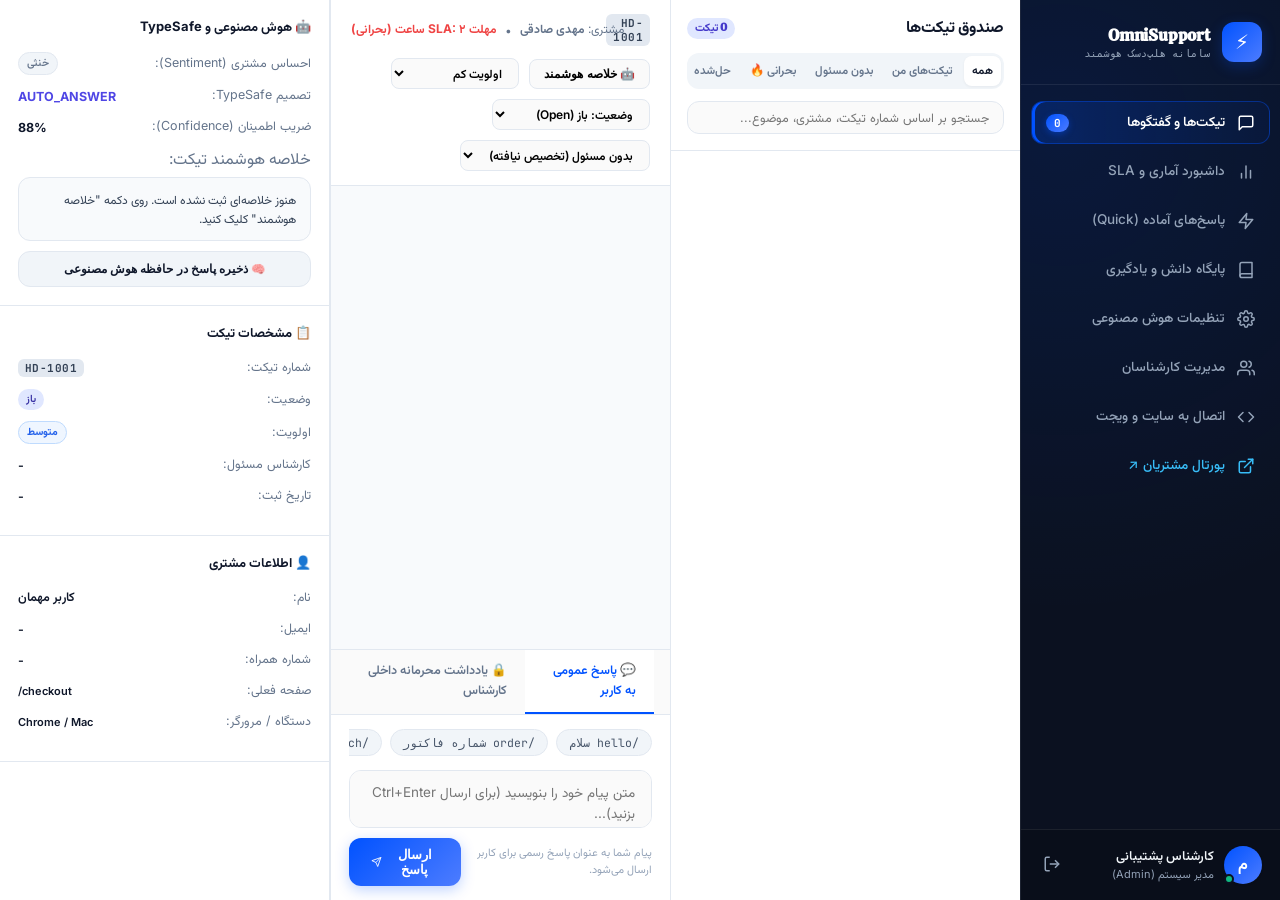
<file: frontend/index.html>
<!DOCTYPE html>
<html lang="fa" dir="rtl">
<head>
  <meta charset="UTF-8">
  <meta name="viewport" content="width=device-width, initial-scale=1.0">
  <title>OmniSupport | هلپ‌دسک و سامانه تیکتینگ هوشمند سازمانی</title>
  <link rel="preconnect" href="https://fonts.googleapis.com">
  <link rel="preconnect" href="https://fonts.gstatic.com" crossorigin>
  <link href="https://fonts.googleapis.com/css2?family=Calistoga&family=Inter:wght@400;500;600;700;800&family=JetBrains+Mono:wght@400;500;600;700&family=Vazirmatn:wght@400;500;600;700;800&display=swap" rel="stylesheet">
  <link rel="stylesheet" href="/frontend/css/style.css">
</head>
<body>
  <div class="app-container">
    <!-- Main Left Sidebar (Role-Aware) -->
    <aside class="sidebar">
      <div class="sidebar-header">
        <div class="sidebar-logo">⚡</div>
        <div class="sidebar-title">
          <h2>OmniSupport</h2>
          <span>سامانه هلپ‌دسک هوشمند</span>
        </div>
      </div>

      <nav class="sidebar-nav">
        <a class="nav-item active" data-tab="chat">
          <svg viewBox="0 0 24 24"><path d="M21 15a2 2 0 0 1-2 2H7l-4 4V5a2 2 0 0 1 2-2h14a2 2 0 0 1 2 2z"></path></svg>
          <span>تیکت‌ها و گفتگوها</span>
          <span class="nav-badge" id="open-tickets-badge">0</span>
        </a>

        <a class="nav-item" data-tab="analytics" id="nav-analytics">
          <svg viewBox="0 0 24 24"><path d="M18 20V10M12 20V4M6 20v-6"></path></svg>
          <span>داشبورد آماری و SLA</span>
        </a>

        <a class="nav-item" data-tab="canned" id="nav-canned">
          <svg viewBox="0 0 24 24"><path d="M13 2L3 14h9l-1 8 10-12h-9l1-8z"></path></svg>
          <span>پاسخ‌های آماده (Quick)</span>
        </a>

        <a class="nav-item" data-tab="knowledge">
          <svg viewBox="0 0 24 24"><path d="M4 19.5A2.5 2.5 0 0 1 6.5 17H20"></path><path d="M6.5 2H20v20H6.5A2.5 2.5 0 0 1 4 19.5v-15A2.5 2.5 0 0 1 6.5 2z"></path></svg>
          <span>پایگاه دانش و یادگیری</span>
        </a>

        <a class="nav-item" data-tab="ai-settings" id="nav-ai-settings">
          <svg viewBox="0 0 24 24"><circle cx="12" cy="12" r="3"></circle><path d="M19.4 15a1.65 1.65 0 0 0 .33 1.82l.06.06a2 2 0 0 1 0 2.83 2 2 0 0 1-2.83 0l-.06-.06a1.65 1.65 0 0 0-1.82-.33 1.65 1.65 0 0 0-1 1.51V21a2 2 0 0 1-2 2 2 2 0 0 1-2-2v-.09A1.65 1.65 0 0 0 9 19.4a1.65 1.65 0 0 0-1.82.33l-.06.06a2 2 0 0 1-2.83 0 2 2 0 0 1 0-2.83l.06-.06a1.65 1.65 0 0 0 .33-1.82 1.65 1.65 0 0 0-1.51-1H3a2 2 0 0 1-2-2 2 2 0 0 1 2-2h.09A1.65 1.65 0 0 0 4.6 9a1.65 1.65 0 0 0-.33-1.82l-.06-.06a2 2 0 0 1 0-2.83 2 2 0 0 1 2.83 0l.06.06a1.65 1.65 0 0 0 1.82.33H9a1.65 1.65 0 0 0 1-1.51V3a2 2 0 0 1 2-2 2 2 0 0 1 2 2v.09a1.65 1.65 0 0 0 1 1.51 1.65 1.65 0 0 0 1.82-.33l.06-.06a2 2 0 0 1 2.83 0 2 2 0 0 1 0 2.83l-.06.06a1.65 1.65 0 0 0-.33 1.82V9a1.65 1.65 0 0 0 1.51 1H21a2 2 0 0 1 2 2 2 2 0 0 1-2 2h-.09a1.65 1.65 0 0 0-1.51 1z"></path></svg>
          <span>تنظیمات هوش مصنوعی</span>
        </a>

        <a class="nav-item" data-tab="team" id="nav-team">
          <svg viewBox="0 0 24 24"><path d="M17 21v-2a4 4 0 0 0-4-4H5a4 4 0 0 0-4 4v2"></path><circle cx="9" cy="7" r="4"></circle><path d="M23 21v-2a4 4 0 0 0-3-3.87"></path><path d="M16 3.13a4 4 0 0 1 0 7.75"></path></svg>
          <span>مدیریت کارشناسان</span>
        </a>

        <a class="nav-item" data-tab="docs">
          <svg viewBox="0 0 24 24"><polyline points="16 18 22 12 16 6"></polyline><polyline points="8 6 2 12 8 18"></polyline></svg>
          <span>اتصال به سایت و ویجت</span>
        </a>

        <a class="nav-item" href="/portal" target="_blank" style="color: #38bdf8;">
          <svg viewBox="0 0 24 24"><path d="M18 13v6a2 2 0 0 1-2 2H5a2 2 0 0 1-2-2V8a2 2 0 0 1 2-2h6"></path><polyline points="15 3 21 3 21 9"></polyline><line x1="10" y1="14" x2="21" y2="3"></line></svg>
          <span>پورتال مشتریان ↗</span>
        </a>
      </nav>

      <div class="sidebar-footer">
        <div class="agent-profile">
          <div class="agent-avatar" id="current-agent-avatar">
            <span>م</span>
            <div class="agent-status-indicator"></div>
          </div>
          <div class="agent-info">
            <h4 id="current-agent-name">کارشناس پشتیبانی</h4>
            <p id="current-agent-role">مدیر سیستم (Admin)</p>
          </div>
        </div>
        <button id="btn-logout" title="خروج از حساب" style="background: none; border: none; color: #94a3b8; cursor: pointer; padding: 4px;">
          <svg width="18" height="18" viewBox="0 0 24 24" fill="none" stroke="currentColor" stroke-width="2"><path d="M9 21H5a2 2 0 0 1-2-2V5a2 2 0 0 1 2-2h4"></path><polyline points="16 17 21 12 16 7"></polyline><line x1="21" y1="12" x2="9" y2="12"></line></svg>
        </button>
      </div>
    </aside>

    <!-- Main Viewport -->
    <main class="main-viewport">
      
      <!-- ==============================================
           TAB 1: HELPDESK TICKETS & LIVE CHAT (FRAPPE STYLE)
           ============================================== -->
      <section class="content-tab active" id="tab-chat">
        <div class="chat-workspace">
          
          <!-- Column 1: Ticket List & Filters -->
          <div class="conv-list-pane">
            <div class="conv-list-header">
              <h3>
                <span>صندوق تیکت‌ها</span>
                <span style="font-size: 11px; background: #e0e7ff; color: #4338ca; padding: 2px 8px; border-radius: 12px;" id="total-tickets-count">0 تیکت</span>
              </h3>
              
              <!-- Filter Tabs (Frappe Style) -->
              <div class="conv-filter-tabs">
                <div class="filter-tab active" data-filter="all">همه</div>
                <div class="filter-tab" data-filter="mine">تیکت‌های من</div>
                <div class="filter-tab" data-filter="unassigned">بدون مسئول</div>
                <div class="filter-tab" data-filter="urgent">بحرانی 🔥</div>
                <div class="filter-tab" data-filter="resolved">حل‌شده</div>
              </div>

              <div class="conv-search-box">
                <input type="text" id="conv-search-input" class="conv-search-input" placeholder="جستجو بر اساس شماره تیکت، مشتری، موضوع...">
              </div>
            </div>

            <div class="conv-items-container" id="conv-items-container">
              <!-- Dynamically populated tickets -->
            </div>
          </div>

          <!-- Column 2: Active Ticket Conversation Thread -->
          <div class="chat-main-pane">
            <div class="ticket-header-bar" id="ticket-header-bar">
              <div class="ticket-header-top-row">
                <div class="ticket-header-title">
                  <span class="ticket-code" id="active-ticket-code">HD-1001</span>
                  <h2 id="active-ticket-subject">خطای کسر وجه بدون ثبت سفارش #89201</h2>
                </div>
                <div class="ticket-header-meta">
                  <span>مشتری: <strong id="active-customer-name">مهدی صادقی</strong></span>
                  <span>•</span>
                  <span id="active-sla-status" style="color: #ef4444; font-weight: 700;">مهلت SLA: ۲ ساعت (بحرانی)</span>
                </div>
              </div>

              <!-- Ticket Action Controls Toolbar -->
              <div class="ticket-header-actions-row">
                <button class="chat-action-btn" id="btn-ai-summarize" title="خلاصه‌سازی فوری مکالمه با هوش مصنوعی">
                  <span>🤖 خلاصه هوشمند</span>
                </button>

                <!-- Priority Selector -->
                <select id="select-ticket-priority" class="ticket-select" title="تغییر اولویت">
                  <option value="low">اولویت کم</option>
                  <option value="medium">اولویت متوسط</option>
                  <option value="high">اولویت بالا</option>
                  <option value="urgent">بحرانی (Urgent)</option>
                </select>

                <!-- Status Selector -->
                <select id="select-ticket-status" class="ticket-select" title="تغییر وضعیت">
                  <option value="open">وضعیت: باز (Open)</option>
                  <option value="in_progress">وضعیت: در حال بررسی</option>
                  <option value="pending_customer">وضعیت: در انتظار پاسخ</option>
                  <option value="resolved">وضعیت: حل‌شده</option>
                  <option value="closed">وضعیت: بسته شده</option>
                </select>

                <!-- Agent Assignment Selector -->
                <select id="select-ticket-agent" class="ticket-select" title="ارجاع به کارشناس">
                  <option value="">بدون مسئول (تخصیص نیافته)</option>
                  <!-- Agents will be injected here -->
                </select>
              </div>
            </div>

            <!-- Messages & Timeline Feed -->
            <div class="ticket-feed" id="ticket-feed">
              <!-- Rendered messages & timeline events -->
            </div>

            <!-- Composer Box: Public Reply vs Internal Note -->
            <div class="composer-box">
              <div class="composer-tabs">
                <div class="composer-tab-btn active" id="tab-btn-public" data-mode="public">
                  <span>💬 پاسخ عمومی به کاربر</span>
                </div>
                <div class="composer-tab-btn internal" id="tab-btn-internal" data-mode="internal">
                  <span>🔒 یادداشت محرمانه داخلی کارشناس</span>
                </div>
              </div>

              <div class="composer-body">
                <!-- Canned Responses Quick Chips -->
                <div class="quick-replies-row" id="quick-replies-bar">
                  <span class="quick-chip" data-text="سلام و درود! روزتون بخیر. چطور می‌تونم کمکتون کنم؟">/hello سلام</span>
                  <span class="quick-chip" data-text="لطفاً شماره فاکتور یا شماره موبایل ثبت‌نامی خود را جهت بررسی بفرمایید.">/order شماره فاکتور</span>
                  <span class="quick-chip" data-text="موضوع شما با اولویت بالا به واحد فنی ارجاع داده شد و در اسرع وقت بررسی خواهد شد.">/tech ارجاع به فنی</span>
                  <span class="quick-chip" data-text="خوشحالیم که مشکل شما حل شد! در صورت وجود هر سوال دیگری، در خدمت شما هستیم.">/bye پایان مکالمه</span>
                </div>

                <textarea id="agent-reply-input" class="chat-textarea" rows="2" placeholder="متن پیام خود را بنویسید (برای ارسال Ctrl+Enter بزنید)..."></textarea>
                
                <div class="composer-actions-row">
                  <div style="font-size: 11px; color: #94a3b8;" id="composer-hint">
                    پیام شما به عنوان پاسخ رسمی برای کاربر ارسال می‌شود.
                  </div>
                  <button class="btn-send-agent" id="btn-send-agent-reply">
                    <span>ارسال پاسخ</span>
                    <svg width="14" height="14" viewBox="0 0 24 24" fill="none" stroke="currentColor" stroke-width="2"><line x1="22" y1="2" x2="11" y2="13"></line><polygon points="22 2 15 22 11 13 2 9 22 2"></polygon></svg>
                  </button>
                </div>
              </div>
            </div>

          </div>

          <!-- Column 3: CRM Inspector & TypeSafe AI Intelligence -->
          <div class="inspector-pane">
            <!-- AI Intelligence Section -->
            <div class="inspector-section">
              <h4>
                <span>🤖 هوش مصنوعی و TypeSafe</span>
              </h4>

              <div class="property-row">
                <span class="property-label">احساس مشتری (Sentiment):</span>
                <span id="inspect-sentiment" class="sentiment-badge neutral">خنثی</span>
              </div>

              <div class="property-row">
                <span class="property-label">تصمیم TypeSafe:</span>
                <span id="inspect-decision" style="font-weight: 700; color: #4f46e5;">AUTO_ANSWER</span>
              </div>

              <div class="property-row">
                <span class="property-label">ضریب اطمینان (Confidence):</span>
                <span id="inspect-confidence" style="font-weight: 700;">88%</span>
              </div>

              <div style="margin-top: 10px;">
                <span class="property-label" style="display: block; margin-bottom: 4px;">خلاصه هوشمند تیکت:</span>
                <div class="ai-summary-box" id="inspect-ai-summary">
                  هنوز خلاصه‌ای ثبت نشده است. روی دکمه "خلاصه هوشمند" کلیک کنید.
                </div>
              </div>

              <button class="btn-secondary" id="btn-learn-from-this-ticket" style="width: 100%; margin-top: 10px; font-size: 11.5px; justify-content: center;">
                <span>🧠 ذخیره پاسخ در حافظه هوش مصنوعی</span>
              </button>
            </div>

            <!-- Ticket Properties Section -->
            <div class="inspector-section">
              <h4>
                <span>📋 مشخصات تیکت</span>
              </h4>

              <div class="property-row">
                <span class="property-label">شماره تیکت:</span>
                <span id="inspect-ticket-num" class="ticket-code">HD-1001</span>
              </div>

              <div class="property-row">
                <span class="property-label">وضعیت:</span>
                <span id="inspect-status" class="status-pill open">باز</span>
              </div>

              <div class="property-row">
                <span class="property-label">اولویت:</span>
                <span id="inspect-priority" class="prio-pill medium">متوسط</span>
              </div>

              <div class="property-row">
                <span class="property-label">کارشناس مسئول:</span>
                <span id="inspect-agent-name" class="property-value">-</span>
              </div>

              <div class="property-row">
                <span class="property-label">تاریخ ثبت:</span>
                <span id="inspect-created-at" class="property-value">-</span>
              </div>
            </div>

            <!-- Customer 360 Section -->
            <div class="inspector-section">
              <h4>
                <span>👤 اطلاعات مشتری</span>
              </h4>

              <div class="property-row">
                <span class="property-label">نام:</span>
                <span id="inspect-customer-name" class="property-value">کاربر مهمان</span>
              </div>

              <div class="property-row">
                <span class="property-label">ایمیل:</span>
                <span id="inspect-customer-email" class="property-value">-</span>
              </div>

              <div class="property-row">
                <span class="property-label">شماره همراه:</span>
                <span id="inspect-customer-phone" class="property-value">-</span>
              </div>

              <div class="property-row">
                <span class="property-label">صفحه فعلی:</span>
                <span id="inspect-customer-page" class="property-value" style="direction: ltr; font-size: 11px;">/checkout</span>
              </div>

              <div class="property-row">
                <span class="property-label">دستگاه / مرورگر:</span>
                <span id="inspect-customer-device" class="property-value" style="direction: ltr; font-size: 11px;">Chrome / Mac</span>
              </div>
            </div>

          </div>

        </div>
      </section>

      <!-- ==============================================
           TAB 2: ANALYTICS & SLA DASHBOARD
           ============================================== -->
      <section class="content-tab" id="tab-analytics">
        <div class="docs-view">
          
          <!-- Inverted Contrast Hero Section (Design System DNA) -->
          <div class="analytics-hero-card">
            <div class="section-badge" style="background: rgba(0, 82, 255, 0.2); border-color: rgba(0, 82, 255, 0.5); color: #60A5FA;">
              <span class="pulsing-dot" style="background-color: #60A5FA; box-shadow: 0 0 10px #60A5FA;"></span>
              <span>LIVE METRICS & SLA INTELLIGENCE</span>
            </div>
            <h2 style="font-family: var(--font-display); font-size: 28px; margin-top: 10px; color: #FFFFFF;">
              داشبورد نظارت و عملکرد <span class="gradient-text">OmniSupport</span>
            </h2>
            <p style="font-size: 13.5px; color: #94A3B8; margin-top: 6px; max-width: 640px; line-height: 1.6;">
              پایش بلادرنگ تعهدات پاسخ‌گویی (SLA)، نرخ تفکیک خودکار هوش مصنوعی، و توزیع تصمیمات چهارگانه موتور TypeSafe
            </p>
          </div>

          <!-- Top 4 KPIs -->
          <div class="stat-grid-4">
            <div class="metric-card">
              <span class="metric-card-label">کل تیکت‌های پشتیبانی</span>
              <div class="metric-card-val" style="color: var(--accent);" id="stat-total-convs">0</div>
              <span style="font-size: 11px; color: var(--muted-foreground);">ثبت شده در سیستم</span>
            </div>

            <div class="metric-card">
              <span class="metric-card-label">تیکت‌های در صف و فعال</span>
              <div class="metric-card-val" style="color: var(--warning);" id="stat-open-tickets">0</div>
              <span style="font-size: 11px; color: var(--muted-foreground);">نیازمند پاسخگویی</span>
            </div>

            <div class="metric-card">
              <span class="metric-card-label">نرخ پاسخگویی هوش مصنوعی</span>
              <div class="metric-card-val" style="color: var(--success);" id="stat-ai-resolved">0%</div>
              <span style="font-size: 11px; color: var(--muted-foreground);">بدون نیاز به نیروی انسانی</span>
            </div>

            <div class="metric-card">
              <span class="metric-card-label">میانگین تاخیر (Latency)</span>
              <div class="metric-card-val" style="color: var(--info);" id="stat-avg-latency">0 ms</div>
              <span style="font-size: 11px; color: var(--muted-foreground);">پاسخگویی فوق‌سریع</span>
            </div>
          </div>

          <!-- TypeSafe AI Decision Breakdown Card -->
          <div class="settings-card">
            <div class="section-badge">
              <span class="pulsing-dot"></span>
              <span>STRUCTURED DECISION CYCLE</span>
            </div>
            <h3 class="card-title">تحلیل آماری تصمیم‌گیری TypeSafe AI Engine</h3>
            <p style="font-size: 13px; color: var(--muted-foreground); margin-bottom: 18px; line-height: 1.6;">
              هوش مصنوعی پیش از هر پاسخ ابتدا گزینه‌های ساختاریافته را با ضریب اطمینان سنجیده و تصمیم بهینه را اتخاذ می‌کند:
            </p>

            <div class="decision-grid-4">
              <div class="decision-card featured">
                <span class="decision-card-title" style="color: #16A34A;">AUTO_ANSWER</span>
                <div class="decision-card-val" style="color: #15803D;" id="stat-action-auto">0</div>
                <span style="font-size: 11.5px; color: #166534; font-weight: 500;">پاسخ آنی خودکار</span>
              </div>

              <div class="decision-card">
                <span class="decision-card-title" style="color: var(--accent);">SUGGEST_TO_AGENT</span>
                <div class="decision-card-val" style="color: var(--accent);" id="stat-action-suggest">0</div>
                <span style="font-size: 11.5px; color: var(--muted-foreground);">پیش‌نویس به کارشناس</span>
              </div>

              <div class="decision-card">
                <span class="decision-card-title" style="color: #EA580C;">TRANSFER_TO_HUMAN</span>
                <div class="decision-card-val" style="color: #C2410C;" id="stat-action-transfer">0</div>
                <span style="font-size: 11.5px; color: var(--muted-foreground);">ارجاع فوری انسانی</span>
              </div>

              <div class="decision-card">
                <span class="decision-card-title" style="color: #64748B;">CLARIFY</span>
                <div class="decision-card-val" style="color: #334155;" id="stat-action-clarify">0</div>
                <span style="font-size: 11.5px; color: var(--muted-foreground);">درخواست توضیح تکمیلی</span>
              </div>
            </div>
          </div>

        </div>
      </section>

      <!-- ==============================================
           TAB 3: CANNED RESPONSES (QUICK REPLIES)
           ============================================== -->
      <section class="content-tab" id="tab-canned">
        <div class="docs-view">
          <div class="page-header" style="display: flex; justify-content: space-between; align-items: center;">
            <div>
              <h2>پاسخ‌های آماده و قالب‌های سریع (Canned Responses)</h2>
              <p>تعریف الگوهای پرکاربرد جهت پاسخ‌دهی سریع با استفاده از شورت‌کد (مانند <code>/hello</code> یا <code>/order</code>)</p>
            </div>
            <button class="btn-primary" id="btn-open-create-canned">
              <span>+ افزودن پاسخ آماده جدید</span>
            </button>
          </div>

          <div class="kb-grid" id="canned-responses-grid">
            <!-- Dynamically populated -->
          </div>
        </div>
      </section>

      <!-- ==============================================
           TAB 4: KNOWLEDGE BASE & LEARNING
           ============================================== -->
      <section class="content-tab" id="tab-knowledge">
        <div class="docs-view">
          <div class="page-header" style="display: flex; justify-content: space-between; align-items: center;">
            <div>
              <h2>پایگاه دانش هوش مصنوعی (RAG & Knowledge Base)</h2>
              <p>مستندات، قوانین و پاسخ‌های یادگرفته شده از کارشناسان که هوش مصنوعی برای تصمیم‌گیری استفاده می‌کند</p>
            </div>
            <button class="btn-primary" id="btn-open-add-kb">
              <span>+ افزودن دانش جدید</span>
            </button>
          </div>

          <div class="kb-grid" id="kb-items-grid">
            <!-- Dynamically populated -->
          </div>
        </div>
      </section>

      <!-- ==============================================
           TAB 5: AI SETTINGS & PROVIDER CONFIG
           ============================================== -->
      <section class="content-tab" id="tab-ai-settings">
        <div class="settings-view">
          <div class="page-header">
            <h2>پیکربندی هوش مصنوعی و ارائه‌دهنده (LLM Engine)</h2>
            <p>تنظیم Base URL دلخواه، کلید API، مدل دلخواه، پرامپت اختصاصی و آستانه حساسیت تصمیم‌گیری ساختاریافته</p>
          </div>

          <!-- Presets -->
          <div class="settings-card">
            <h3 class="card-title">ارائه‌دهندگان آماده (1-Click AI Presets)</h3>
            <div class="preset-grid">
              <div class="preset-card active" data-preset="openai">
                <h4>OpenAI</h4>
                <p>gpt-4o-mini / gpt-4o</p>
              </div>
              <div class="preset-card" data-preset="openrouter">
                <h4>OpenRouter</h4>
                <p>openrouter.ai/api/v1</p>
              </div>
              <div class="preset-card" data-preset="groq">
                <h4>Groq Fast</h4>
                <p>llama-3.3-70b-versatile</p>
              </div>
              <div class="preset-card" data-preset="ollama">
                <h4>Ollama (محلی / سلف‌هاست)</h4>
                <p>localhost:11434/v1</p>
              </div>
            </div>
          </div>

          <!-- Settings Form -->
          <div class="settings-card">
            <h3 class="card-title">اطلاعات اتصال به ارائه‌دهنده</h3>
            <form id="ai-settings-form">
              <div class="form-grid">
                <div class="form-group">
                  <label class="form-label">نام ارائه‌دهنده:</label>
                  <input type="text" id="ai-provider-name" class="form-input" value="OpenAI Compatible">
                </div>

                <div class="form-group">
                  <label class="form-label">آدرس پایه API (Base URL):</label>
                  <input type="text" id="ai-base-url" class="form-input" value="https://api.openai.com/v1" placeholder="https://api.openai.com/v1">
                </div>

                <div class="form-group">
                  <label class="form-label">کلید API (API Key):</label>
                  <input type="password" id="ai-api-key" class="form-input" placeholder="sk-...">
                  <span class="form-hint">کلیدها به صورت رمزگذاری شده نگهداری می‌شوند.</span>
                </div>

                <div class="form-group">
                  <label class="form-label">شناسه مدل (Model Name):</label>
                  <input type="text" id="ai-model-name" class="form-input" value="gpt-4o-mini">
                </div>

                <div class="form-group full-width">
                  <label class="form-label">پرامپت سیستم هوش مصنوعی (System Prompt):</label>
                  <textarea id="ai-system-prompt" class="form-textarea rtl" rows="4"></textarea>
                </div>
              </div>

              <!-- Toggles -->
              <div style="margin-top: 20px;">
                <div class="toggle-row">
                  <div class="toggle-info">
                    <h4>موتور تصمیم‌گیری TypeSafe AI</h4>
                    <p>هوش مصنوعی پیش از پاسخ‌دهی گزینه‌ها را ارزیابی کرده و ضریب اطمینان می‌سنجد.</p>
                  </div>
                  <label class="switch">
                    <input type="checkbox" id="ai-toggle-typesafe" checked>
                    <span class="switch-slider"></span>
                  </label>
                </div>

                <div class="toggle-row">
                  <div class="toggle-info">
                    <h4>یادگیری خودکار از پاسخ‌های کارشناس (Agent Learning)</h4>
                    <p>پاسخ‌های ثبت‌شده توسط کارشناسان به پایگاه دانش هوش مصنوعی افزوده شوند.</p>
                  </div>
                  <label class="switch">
                    <input type="checkbox" id="ai-toggle-learning" checked>
                    <span class="switch-slider"></span>
                  </label>
                </div>
              </div>

              <div style="margin-top: 24px; display: flex; gap: 12px; justify-content: flex-end;">
                <button type="button" class="btn-secondary" id="btn-test-ai-connection">تست اتصال به ارائه‌دهنده</button>
                <button type="submit" class="btn-primary">ذخیره تغییرات</button>
              </div>
            </form>
          </div>
        </div>
      </section>

      <!-- ==============================================
           TAB 6: TEAM MANAGEMENT
           ============================================== -->
      <section class="content-tab" id="tab-team">
        <div class="docs-view">
          <div class="page-header" style="display: flex; justify-content: space-between; align-items: center;">
            <div>
              <h2>مدیریت کارشناسان و سطوح دسترسی (Team & Roles)</h2>
              <p>تعریف اعضای تیم پشتیبانی، تفکیک دسترسی مدیر (Admin) در برابر کارشناس (Agent)</p>
            </div>
            <button class="btn-primary" id="btn-open-create-agent">
              <span>+ افزودن کارشناس جدید</span>
            </button>
          </div>

          <div class="settings-card">
            <table style="width: 100%; border-collapse: collapse; text-align: right; font-size: 13.5px;">
              <thead>
                <tr style="border-bottom: 2px solid var(--border); color: var(--text-muted);">
                  <th style="padding: 10px;">نام و نام خانوادگی</th>
                  <th style="padding: 10px;">نام کاربری</th>
                  <th style="padding: 10px;">ایمیل</th>
                  <th style="padding: 10px;">نقش کاربری</th>
                  <th style="padding: 10px;">وضعیت</th>
                </tr>
              </thead>
              <tbody id="team-table-body">
                <!-- Dynamically populated -->
              </tbody>
            </table>
          </div>
        </div>
      </section>

      <!-- ==============================================
           TAB 7: WIDGET & API DOCUMENTATION
           ============================================== -->
      <section class="content-tab" id="tab-docs">
        <div class="docs-view">
          <div class="page-header">
            <h2>اتصال به وب‌سایت و مستندات API (Integration & Docs)</h2>
            <p>راهنمای گام‌به‌گام اتصال ویجت گفتگوی آنلاین به سایت‌های وردپرس، ری‌اکت، HTML و PHP</p>
          </div>

          <div class="settings-card">
            <h3 class="card-title">کد اسکریپت نصب در وب‌سایت</h3>
            <p style="font-size: 13px; color: var(--text-muted); margin-bottom: 12px;">
              کافیست قطعه کد زیر را قبل از بسته شدن تگ <code>&lt;/body&gt;</code> قالب سایت خود قرار دهید:
            </p>
            <div class="code-box">
              <button class="btn-copy-code" data-target="widget-script-code">کپی کد</button>
              <pre id="widget-script-code">&lt;!-- OmniSupport Intelligent Live Chat & Ticketing Widget --&gt;
&lt;script 
  src="http://localhost:8000/static/widget.js" 
  data-site-id="site_default" 
  data-api-base="http://localhost:8000" 
  defer&gt;
&lt;/script&gt;</pre>
            </div>
          </div>

          <div class="settings-card">
            <h3 class="card-title">تست پیش‌نمایش زنده ویجت</h3>
            <p style="font-size: 13px; color: var(--text-muted); margin-bottom: 16px;">
              صفحه نمونه وب‌سایت شبیه‌سازی شده با ویجت فعال در تب جدید:
            </p>
            <a href="/widget-demo" target="_blank" class="btn-primary" style="text-decoration: none;">
              <span>مشاهده و تست صفحه دمو ویجت (Live Widget Demo) ↗</span>
            </a>
          </div>
        </div>
      </section>

    </main>
  </div>

  <!-- Modal: Add Knowledge Item -->
  <div class="modal-overlay" id="modal-add-kb">
    <div class="modal-card">
      <div class="modal-header">
        <h3>افزودن پاسخ / دانش به پایگاه هوش مصنوعی</h3>
        <button class="modal-close" data-close="modal-add-kb">&times;</button>
      </div>
      <form id="form-create-kb">
        <div class="form-group" style="margin-bottom: 14px;">
          <label class="form-label">عنوان یا پرسش کلیدی:</label>
          <input type="text" id="kb-input-title" class="form-input rtl" placeholder="مثال: هزینه ارسال سفارشات چقدر است؟" required>
        </div>
        <div class="form-group" style="margin-bottom: 14px;">
          <label class="form-label">پاسخ کامل / متن مستندات:</label>
          <textarea id="kb-input-content" class="form-textarea rtl" rows="5" placeholder="پاسخ تفصیلی برای استفاده توسط هوش مصنوعی..." required></textarea>
        </div>
        <div class="form-group" style="margin-bottom: 18px;">
          <label class="form-label">دسته‌بندی:</label>
          <select id="kb-input-category" class="form-select rtl">
            <option value="faq">سوالات متداول (FAQ)</option>
            <option value="technical">پشتیبانی فنی</option>
            <option value="billing">مالی و فاکتور</option>
            <option value="policy">قوانین و مرجوعی</option>
          </select>
        </div>
        <div style="display: flex; justify-content: flex-end; gap: 10px;">
          <button type="button" class="btn-secondary" data-close="modal-add-kb">انصراف</button>
          <button type="submit" class="btn-primary">ثبت در حافظه هوش مصنوعی</button>
        </div>
      </form>
    </div>
  </div>

  <!-- Modal: Add Canned Response -->
  <div class="modal-overlay" id="modal-add-canned">
    <div class="modal-card">
      <div class="modal-header">
        <h3>افزودن پاسخ آماده جدید (Canned Response)</h3>
        <button class="modal-close" data-close="modal-add-canned">&times;</button>
      </div>
      <form id="form-create-canned">
        <div class="form-group" style="margin-bottom: 14px;">
          <label class="form-label">عنوان پاسخ آماده:</label>
          <input type="text" id="canned-input-title" class="form-input rtl" placeholder="مثال: تشکر و پایان گفتگو" required>
        </div>
        <div class="form-group" style="margin-bottom: 14px;">
          <label class="form-label">میانبر متنی (شورت‌کد با /):</label>
          <input type="text" id="canned-input-shortcut" class="form-input" placeholder="/bye" style="direction: ltr;">
        </div>
        <div class="form-group" style="margin-bottom: 18px;">
          <label class="form-label">متن کامل پاسخ آماده:</label>
          <textarea id="canned-input-content" class="form-textarea rtl" rows="4" required></textarea>
        </div>
        <div style="display: flex; justify-content: flex-end; gap: 10px;">
          <button type="button" class="btn-secondary" data-close="modal-add-canned">انصراف</button>
          <button type="submit" class="btn-primary">ذخیره پاسخ آماده</button>
        </div>
      </form>
    </div>
  </div>

  <!-- Modal: Add Agent -->
  <div class="modal-overlay" id="modal-add-agent">
    <div class="modal-card">
      <div class="modal-header">
        <h3>تعریف کارشناس پشتیبانی جدید</h3>
        <button class="modal-close" data-close="modal-add-agent">&times;</button>
      </div>
      <form id="form-create-agent">
        <div class="form-group" style="margin-bottom: 14px;">
          <label class="form-label">نام و نام خانوادگی:</label>
          <input type="text" id="agent-input-name" class="form-input rtl" placeholder="مثال: علی رضایی" required>
        </div>
        <div class="form-group" style="margin-bottom: 14px;">
          <label class="form-label">نام کاربری (لاتین):</label>
          <input type="text" id="agent-input-username" class="form-input" placeholder="ali_rezaei" required>
        </div>
        <div class="form-group" style="margin-bottom: 14px;">
          <label class="form-label">کلمه عبور:</label>
          <input type="password" id="agent-input-password" class="form-input" required>
        </div>
        <div class="form-group" style="margin-bottom: 18px;">
          <label class="form-label">نقش کاربری:</label>
          <select id="agent-input-role" class="form-select rtl">
            <option value="agent">کارشناس پشتیبانی (Agent)</option>
            <option value="admin">مدیر سیستم (Admin)</option>
          </select>
        </div>
        <div style="display: flex; justify-content: flex-end; gap: 10px;">
          <button type="button" class="btn-secondary" data-close="modal-add-agent">انصراف</button>
          <button type="submit" class="btn-primary">ایجاد حساب کارشناس</button>
        </div>
      </form>
    </div>
  </div>

  <!-- Toast Notification Container -->
  <div class="toast-container" id="toast-container"></div>

  <!-- Core Scripts -->
  <script src="/frontend/js/app.js"></script>
</body>
</html>
</file>
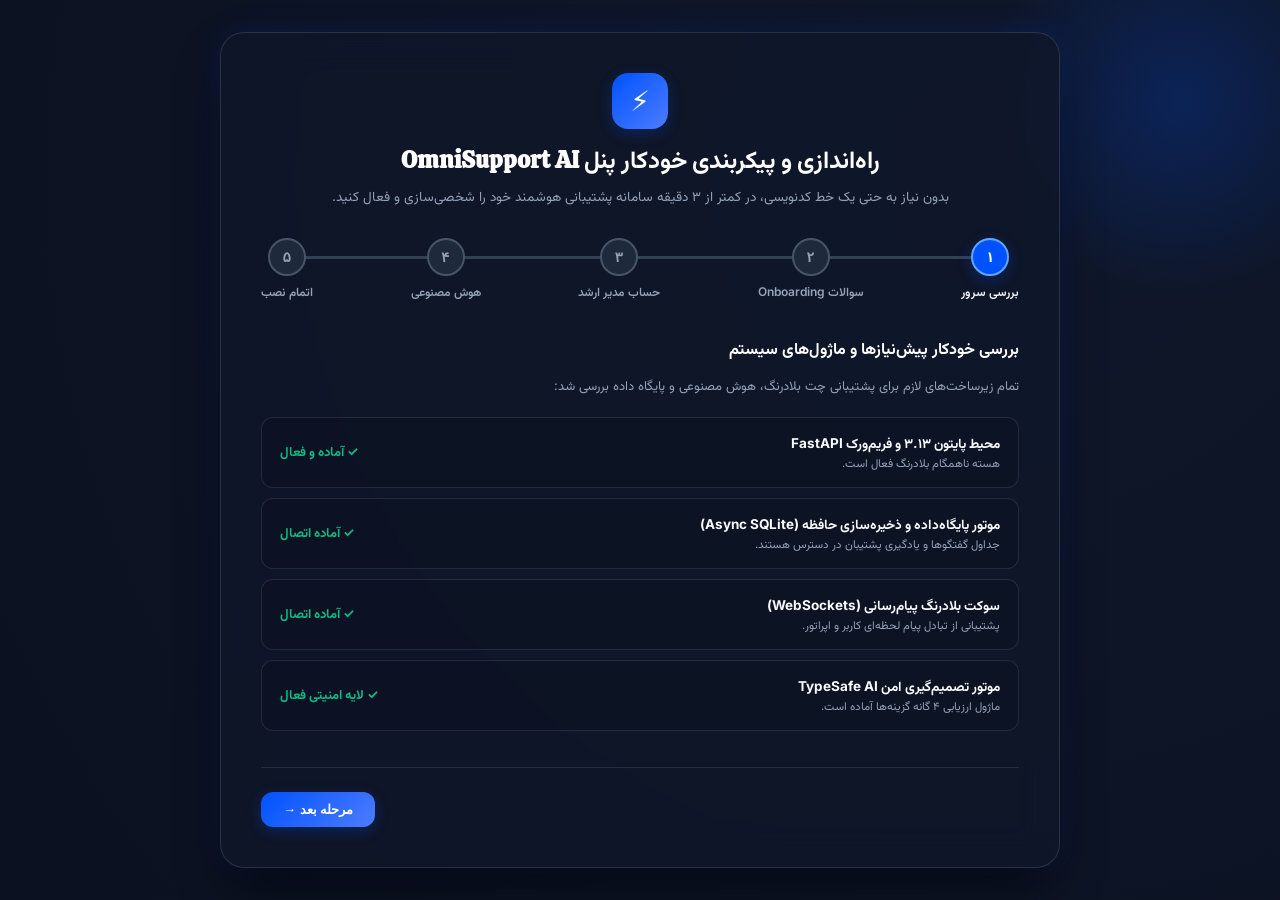
<file: frontend/installer.html>
<!DOCTYPE html>
<html lang="fa" dir="rtl">
<head>
  <meta charset="UTF-8">
  <meta name="viewport" content="width=device-width, initial-scale=1.0">
  <title>نصب و راه‌اندازی هوشمند OmniSupport AI (Setup Wizard)</title>
  <link rel="preconnect" href="https://fonts.googleapis.com">
  <link rel="preconnect" href="https://fonts.gstatic.com" crossorigin>
  <link href="https://fonts.googleapis.com/css2?family=Calistoga&family=Inter:wght@400;500;600;700;800&family=JetBrains+Mono:wght@400;500;600;700&family=Vazirmatn:wght@400;500;600;700;800&display=swap" rel="stylesheet">
  <link rel="stylesheet" href="/frontend/css/style.css">
  <style>
    body {
      background: radial-gradient(circle at 80% 20%, #0F172A 0%, #0B1120 100%);
      color: #F8FAFC;
      min-height: 100vh;
      display: flex;
      align-items: center;
      justify-content: center;
      padding: 30px 15px;
      overflow-y: auto;
      position: relative;
    }
    body::before {
      content: "";
      position: absolute;
      top: -100px;
      right: -100px;
      width: 400px;
      height: 400px;
      background: radial-gradient(circle, rgba(0, 82, 255, 0.22) 0%, transparent 70%);
      pointer-events: none;
    }
    .wizard-card {
      background: rgba(15, 23, 42, 0.8);
      border: 1px solid rgba(255, 255, 255, 0.12);
      backdrop-filter: blur(20px);
      border-radius: var(--radius-xl);
      width: 840px;
      max-width: 100%;
      box-shadow: 0 25px 50px -12px rgba(0, 0, 0, 0.7), 0 0 30px rgba(0, 82, 255, 0.15);
      padding: 40px;
      position: relative;
      z-index: 10;
    }
    .wizard-header {
      text-align: center;
      margin-bottom: 30px;
    }
    .wizard-logo {
      width: 56px;
      height: 56px;
      background: var(--accent-gradient);
      border-radius: var(--radius-lg);
      display: inline-flex;
      align-items: center;
      justify-content: center;
      font-size: 28px;
      box-shadow: var(--shadow-accent);
      margin-bottom: 14px;
    }
    .wizard-header h1 {
      font-family: var(--font-display);
      font-size: 24px;
      font-weight: 700;
      color: #FFFFFF;
      margin-bottom: 6px;
    }
    .wizard-header p {
      font-size: 13.5px;
      color: #94A3B8;
    }

    /* Stepper Progress Bar */
    .stepper {
      display: flex;
      justify-content: space-between;
      margin-bottom: 36px;
      position: relative;
    }
    .stepper::before {
      content: "";
      position: absolute;
      top: 18px;
      left: 30px;
      right: 30px;
      height: 3px;
      background: #334155;
      z-index: 1;
    }
    .step-item {
      position: relative;
      z-index: 2;
      display: flex;
      flex-direction: column;
      align-items: center;
      gap: 8px;
      cursor: default;
    }
    .step-circle {
      width: 38px;
      height: 38px;
      border-radius: 50%;
      background: #1E293B;
      border: 2px solid #475569;
      display: flex;
      align-items: center;
      justify-content: center;
      font-size: 14px;
      font-family: var(--font-mono);
      font-weight: 700;
      color: #94A3B8;
      transition: all 0.3s;
    }
    .step-item.active .step-circle {
      background: var(--accent);
      border-color: #60A5FA;
      color: #FFFFFF;
      box-shadow: var(--shadow-accent);
    }
    .step-item.completed .step-circle {
      background: #10B981;
      border-color: #34D399;
      color: #FFFFFF;
    }
    .step-label {
      font-size: 12px;
      font-weight: 600;
      color: #94A3B8;
    }
    .step-item.active .step-label {
      color: #F8FAFC;
    }

    /* Wizard Content Sections */
    .step-pane {
      display: none;
      animation: fadeIn 0.3s ease;
    }
    .step-pane.active {
      display: block;
    }
    @keyframes fadeIn {
      from { opacity: 0; transform: translateY(10px); }
      to { opacity: 1; transform: translateY(0); }
    }

    .glass-input {
      background: rgba(11, 17, 32, 0.7) !important;
      border: 1px solid rgba(255, 255, 255, 0.16) !important;
      color: #FFFFFF !important;
      border-radius: var(--radius-md) !important;
      padding: 12px 16px !important;
      width: 100%;
    }
    .glass-input:focus {
      border-color: var(--accent) !important;
      box-shadow: 0 0 0 3px rgba(0, 82, 255, 0.25) !important;
    }

    .check-box-item {
      background: rgba(11, 17, 32, 0.5);
      border: 1px solid rgba(255, 255, 255, 0.1);
      border-radius: var(--radius-md);
      padding: 14px 18px;
      display: flex;
      align-items: center;
      justify-content: space-between;
      margin-bottom: 10px;
    }

    .radio-card-grid {
      display: grid;
      grid-template-columns: repeat(auto-fit, minmax(200px, 1fr));
      gap: 12px;
      margin-top: 10px;
    }
    .radio-card {
      background: rgba(11, 17, 32, 0.5);
      border: 1.5px solid rgba(255, 255, 255, 0.12);
      border-radius: var(--radius-lg);
      padding: 16px;
      cursor: pointer;
      transition: all 0.2s;
    }
    .radio-card:hover {
      border-color: #60A5FA;
      background: rgba(0, 82, 255, 0.1);
    }
    .radio-card.selected {
      border-color: var(--accent);
      background: rgba(0, 82, 255, 0.2);
      box-shadow: var(--shadow-accent);
    }
    .radio-card h4 {
      font-size: 14px;
      font-weight: 700;
      margin-bottom: 4px;
    }
    .radio-card p {
      font-size: 11.5px;
      color: #94A3B8;
      line-height: 1.4;
    }

    .wizard-actions {
      display: flex;
      justify-content: space-between;
      align-items: center;
      margin-top: 36px;
      border-top: 1px solid rgba(255, 255, 255, 0.1);
      padding-top: 24px;
    }
  </style>
</head>
<body>

  <div class="wizard-card">
    <div class="wizard-header">
      <div class="wizard-logo">⚡</div>
      <h1>راه‌اندازی و پیکربندی خودکار پنل OmniSupport AI</h1>
      <p>بدون نیاز به حتی یک خط کدنویسی، در کمتر از ۳ دقیقه سامانه پشتیبانی هوشمند خود را شخصی‌سازی و فعال کنید.</p>
    </div>

    <!-- Stepper -->
    <div class="stepper">
      <div class="step-item active" id="step-node-1">
        <div class="step-circle">۱</div>
        <span class="step-label">بررسی سرور</span>
      </div>
      <div class="step-item" id="step-node-2">
        <div class="step-circle">۲</div>
        <span class="step-label">سوالات Onboarding</span>
      </div>
      <div class="step-item" id="step-node-3">
        <div class="step-circle">۳</div>
        <span class="step-label">حساب مدیر ارشد</span>
      </div>
      <div class="step-item" id="step-node-4">
        <div class="step-circle">۴</div>
        <span class="step-label">هوش مصنوعی</span>
      </div>
      <div class="step-item" id="step-node-5">
        <div class="step-circle">۵</div>
        <span class="step-label">اتمام نصب</span>
      </div>
    </div>

    <form id="wizard-form">

      <!-- STEP 1: System Readiness Check -->
      <div class="step-pane active" id="pane-step-1">
        <h3 style="font-size: 16px; margin-bottom: 14px; color: #ffffff;">بررسی خودکار پیش‌نیازها و ماژول‌های سیستم</h3>
        <p style="font-size: 13px; color: #94a3b8; margin-bottom: 20px;">تمام زیرساخت‌های لازم برای پشتیبانی چت بلادرنگ، هوش مصنوعی و پایگاه داده بررسی شد:</p>

        <div class="check-box-item">
          <div>
            <strong style="font-size: 13.5px;">محیط پایتون ۳.۱۳ و فریم‌ورک FastAPI</strong>
            <p style="font-size: 11.5px; color: #94a3b8;">هسته ناهمگام بلادرنگ فعال است.</p>
          </div>
          <span style="color: #10b981; font-weight: 700; font-size: 13px;">✓ آماده و فعال</span>
        </div>

        <div class="check-box-item">
          <div>
            <strong style="font-size: 13.5px;">موتور پایگاه‌داده و ذخیره‌سازی حافظه (Async SQLite)</strong>
            <p style="font-size: 11.5px; color: #94a3b8;">جداول گفتگوها و یادگیری پشتیبان در دسترس هستند.</p>
          </div>
          <span style="color: #10b981; font-weight: 700; font-size: 13px;">✓ آماده اتصال</span>
        </div>

        <div class="check-box-item">
          <div>
            <strong style="font-size: 13.5px;">سوکت بلادرنگ پیام‌رسانی (WebSockets)</strong>
            <p style="font-size: 11.5px; color: #94a3b8;">پشتیبانی از تبادل پیام لحظه‌ای کاربر و اپراتور.</p>
          </div>
          <span style="color: #10b981; font-weight: 700; font-size: 13px;">✓ آماده اتصال</span>
        </div>

        <div class="check-box-item">
          <div>
            <strong style="font-size: 13.5px;">موتور تصمیم‌گیری امن TypeSafe AI</strong>
            <p style="font-size: 11.5px; color: #94a3b8;">ماژول ارزیابی ۴ گانه گزینه‌ها آماده است.</p>
          </div>
          <span style="color: #10b981; font-weight: 700; font-size: 13px;">✓ لایه امنیتی فعال</span>
        </div>
      </div>

      <!-- STEP 2: Smart Onboarding Questions -->
      <div class="step-pane" id="pane-step-2">
        <h3 style="font-size: 16px; margin-bottom: 12px; color: #ffffff;">سوالات هوشمند راه‌اندازی (Onboarding)</h3>
        <p style="font-size: 13px; color: #94a3b8; margin-bottom: 20px;">با پاسخ به این چند سوال، هوش مصنوعی رفتار خود را متناسب با کسب‌وکار شما شخصی‌سازی می‌کند:</p>

        <div class="form-group" style="margin-bottom: 18px;">
          <label class="form-label" style="color: #ffffff;">نام شرکت، برند یا وب‌سایت شما چیست؟</label>
          <input type="text" class="glass-input rtl" id="w-company-name" required value="فروشگاه اینترنتی آران" placeholder="مثال: دیجی‌پلاس، شرکت آریا، آکادمی وب">
        </div>

        <div class="form-group" style="margin-bottom: 18px;">
          <label class="form-label" style="color: #ffffff;">حوزه اصلی فعالیت شما چیست؟</label>
          <div class="radio-card-grid">
            <div class="radio-card selected" onclick="selectIndustry('ecommerce', this)">
              <h4>🛍️ فروشگاه اینترنتی</h4>
              <p>سفارشات، مرجوعی، فاکتور، کد رهگیری پست</p>
            </div>
            <div class="radio-card" onclick="selectIndustry('saas', this)">
              <h4>💻 نرم‌افزار / SaaS</h4>
              <p>اشتراک ماهانه، دسترسی API، لایسنس، فنی</p>
            </div>
            <div class="radio-card" onclick="selectIndustry('services', this)">
              <h4>🏢 شرکت خدماتی / مشاوره‌ای</h4>
              <p>رزرو وقت، پروپوزال، ساعات مشاوره، تماس</p>
            </div>
          </div>
          <input type="hidden" id="w-industry" value="ecommerce">
        </div>

        <div class="form-group">
          <label class="form-label" style="color: #ffffff;">لحن پاسخگویی هوش مصنوعی چطور باشد؟</label>
          <div class="radio-card-grid">
            <div class="radio-card selected" onclick="selectTone('friendly', this)">
              <h4>😊 صمیمی و دوستانه</h4>
              <p>گرم، محترمانه و همدلانه با ایموجی‌های ملایم</p>
            </div>
            <div class="radio-card" onclick="selectTone('formal', this)">
              <h4>👔 رسمی و سازمانی</h4>
              <p>اداری، جدی، بدون حاشیه و بسیار موقر</p>
            </div>
            <div class="radio-card" onclick="selectTone('technical', this)">
              <h4>🛠️ دقیق و تکنیکال</h4>
              <p>مستند، همراه با مراحل گام‌به‌گام شماره‌دار</p>
            </div>
          </div>
          <input type="hidden" id="w-tone" value="friendly">
        </div>
      </div>

      <!-- STEP 3: Admin Master Account Setup -->
      <div class="step-pane" id="pane-step-3">
        <h3 style="font-size: 16px; margin-bottom: 12px; color: #ffffff;">مشخصات حساب کاربری مدیر ارشد (Super Admin)</h3>
        <p style="font-size: 13px; color: #94a3b8; margin-bottom: 20px;">این حساب دارای دسترسی کامل برای مدیریت کلیدهای هوش مصنوعی، اعضای تیم و تنظیمات است:</p>

        <div class="form-grid" style="display: grid; grid-template-columns: 1fr 1fr; gap: 16px;">
          <div class="form-group">
            <label class="form-label" style="color: #ffffff;">نام کاربری ادمین (Username)</label>
            <input type="text" class="glass-input" id="w-admin-username" required value="admin" placeholder="admin">
          </div>

          <div class="form-group">
            <label class="form-label" style="color: #ffffff;">ایمیل مدیر</label>
            <input type="email" class="glass-input" id="w-admin-email" required value="admin@example.com" placeholder="admin@example.com">
          </div>

          <div class="form-group full-width" style="grid-column: span 2;">
            <label class="form-label" style="color: #ffffff;">نام و نام خانوادگی یا عنوان نمایشی</label>
            <input type="text" class="glass-input rtl" id="w-admin-name" required value="مدیر ارشد سیستم" placeholder="مثال: علی محمدی">
          </div>

          <div class="form-group">
            <label class="form-label" style="color: #ffffff;">کلمه عبور مدیر</label>
            <input type="password" class="glass-input" id="w-admin-pass" required value="admin123" placeholder="رمز عبور">
          </div>

          <div class="form-group">
            <label class="form-label" style="color: #ffffff;">تکرار کلمه عبور</label>
            <input type="password" class="glass-input" id="w-admin-pass2" required value="admin123" placeholder="تکرار رمز عبور">
          </div>
        </div>
      </div>

      <!-- STEP 4: AI & Provider Setup -->
      <div class="step-pane" id="pane-step-4">
        <h3 style="font-size: 16px; margin-bottom: 12px; color: #ffffff;">تنظیمات ارائه‌دهنده هوش مصنوعی و کلید API</h3>
        <p style="font-size: 13px; color: #94a3b8; margin-bottom: 18px;">می‌توانید همین حالا کلید خود را وارد کنید یا آن را خالی بگذارید تا سیستم با قوانین هوشمند داخلی کار کند:</p>

        <div class="form-grid" style="display: grid; grid-template-columns: 1fr 1fr; gap: 16px;">
          <div class="form-group">
            <label class="form-label" style="color: #ffffff;">ارائه‌دهنده (Provider)</label>
            <select class="glass-input rtl" id="w-ai-provider" onchange="onWizardProviderChange(this.value)">
              <option value="OpenAI Compatible">OpenAI (GPT-4o, GPT-4o-mini)</option>
              <option value="DeepSeek">DeepSeek (بسیار ارزان و قدرتمند)</option>
              <option value="Groq">Groq (سرعت فوق‌العاده LPU)</option>
              <option value="OpenRouter">OpenRouter (همه مدل‌ها در یک کلید)</option>
              <option value="Ollama">Ollama (مدل‌های لوکال آفلاین)</option>
            </select>
          </div>

          <div class="form-group">
            <label class="form-label" style="color: #ffffff;">نام مدل (Model Name)</label>
            <input type="text" class="glass-input" id="w-ai-model" value="gpt-4o-mini">
          </div>

          <div class="form-group full-width" style="grid-column: span 2;">
            <label class="form-label" style="color: #ffffff;">آدرس Base URL (Base Link)</label>
            <input type="text" class="glass-input" id="w-ai-base-url" value="https://api.openai.com/v1">
          </div>

          <div class="form-group full-width" style="grid-column: span 2;">
            <label class="form-label" style="color: #ffffff;">کلید دسترسی API Key (اختیاری در مرحله اول)</label>
            <input type="password" class="glass-input" id="w-ai-key" placeholder="sk-... (می‌توانید بعداً در پنل هم وارد کنید)">
          </div>
        </div>
      </div>

      <!-- STEP 5: Final Review & Installation -->
      <div class="step-pane" id="pane-step-5">
        <div style="text-align: center; padding: 20px 0;">
          <div style="font-size: 48px; margin-bottom: 14px;">🎉</div>
          <h3 style="font-size: 20px; font-weight: 800; color: #ffffff; margin-bottom: 8px;">همه چیز آماده است!</h3>
          <p style="font-size: 13.5px; color: #94a3b8; max-width: 500px; margin: 0 auto 24px;">
            با کلیک روی دکمه زیر، پیکربندی ذخیره شده، حساب ادمین ساخته می‌شود و مستقیماً وارد میزکار پشتیبانی خواهید شد.
          </p>

          <div style="background: rgba(15, 23, 42, 0.6); border: 1px solid rgba(255, 255, 255, 0.1); border-radius: 14px; padding: 18px; max-width: 500px; margin: 0 auto; text-align: right; font-size: 13px;">
            <div style="display: flex; justify-content: space-between; margin-bottom: 8px;">
              <span style="color: #94a3b8;">نام مجموعه:</span>
              <strong id="summary-company">-</strong>
            </div>
            <div style="display: flex; justify-content: space-between; margin-bottom: 8px;">
              <span style="color: #94a3b8;">نام کاربری ادمین:</span>
              <strong id="summary-admin">-</strong>
            </div>
            <div style="display: flex; justify-content: space-between; margin-bottom: 8px;">
              <span style="color: #94a3b8;">حوزه فعالیت:</span>
              <strong id="summary-industry">-</strong>
            </div>
            <div style="display: flex; justify-content: space-between;">
              <span style="color: #94a3b8;">پایگاه دانش پیش‌فرض:</span>
              <strong style="color: #10b981;">بارگذاری خودکار نمونه سوالات</strong>
            </div>
          </div>
        </div>
      </div>

      <!-- Navigation Buttons -->
      <div class="wizard-actions">
        <button type="button" class="btn-secondary" id="btn-wizard-prev" style="display: none;" onclick="goWizardPrev()">
          ← مرحله قبل
        </button>
        <div style="margin-right: auto; display: flex; gap: 10px;">
          <button type="button" class="btn-primary" id="btn-wizard-next" onclick="goWizardNext()">
            مرحله بعد →
          </button>
          <button type="submit" class="btn-primary" id="btn-wizard-finish" style="display: none; background-color: #10b981;">
            ✓ پایان نصب و ورود به پنل
          </button>
        </div>
      </div>

    </form>
  </div>

  <script>
    let currentStep = 1;
    const totalSteps = 5;

    function selectIndustry(val, card) {
      document.querySelectorAll('#pane-step-2 .radio-card-grid:first-of-type .radio-card').forEach(c => c.classList.remove('selected'));
      card.classList.add('selected');
      document.getElementById('w-industry').value = val;
    }

    function selectTone(val, card) {
      document.querySelectorAll('#pane-step-2 .radio-card-grid:last-of-type .radio-card').forEach(c => c.classList.remove('selected'));
      card.classList.add('selected');
      document.getElementById('w-tone').value = val;
    }

    function onWizardProviderChange(val) {
      const baseInput = document.getElementById('w-ai-base-url');
      const modelInput = document.getElementById('w-ai-model');

      if (val === 'DeepSeek') {
        baseInput.value = 'https://api.deepseek.com';
        modelInput.value = 'deepseek-chat';
      } else if (val === 'Groq') {
        baseInput.value = 'https://api.groq.com/openai/v1';
        modelInput.value = 'llama-3.3-70b-versatile';
      } else if (val === 'OpenRouter') {
        baseInput.value = 'https://openrouter.ai/api/v1';
        modelInput.value = 'meta-llama/llama-3.3-70b-instruct';
      } else if (val === 'Ollama') {
        baseInput.value = 'http://localhost:11434/v1';
        modelInput.value = 'llama3.2';
      } else {
        baseInput.value = 'https://api.openai.com/v1';
        modelInput.value = 'gpt-4o-mini';
      }
    }

    function updateStepUI() {
      for (let i = 1; i <= totalSteps; i++) {
        const pane = document.getElementById(`pane-step-${i}`);
        const node = document.getElementById(`step-node-${i}`);
        if (pane) pane.classList.toggle('active', i === currentStep);
        if (node) {
          node.classList.toggle('active', i === currentStep);
          node.classList.toggle('completed', i < currentStep);
        }
      }

      document.getElementById('btn-wizard-prev').style.display = currentStep > 1 ? 'inline-flex' : 'none';
      document.getElementById('btn-wizard-next').style.display = currentStep < totalSteps ? 'inline-flex' : 'none';
      document.getElementById('btn-wizard-finish').style.display = currentStep === totalSteps ? 'inline-flex' : 'none';

      if (currentStep === 5) {
        document.getElementById('summary-company').textContent = document.getElementById('w-company-name').value;
        document.getElementById('summary-admin').textContent = document.getElementById('w-admin-username').value;
        const ind = document.getElementById('w-industry').value;
        document.getElementById('summary-industry').textContent = ind === 'ecommerce' ? 'فروشگاه اینترنتی' : ind === 'saas' ? 'نرم‌افزار SaaS' : 'شرکت خدماتی';
      }
    }

    function goWizardNext() {
      // Basic validations
      if (currentStep === 2 && !document.getElementById('w-company-name').value.trim()) {
        alert('لطفاً نام شرکت یا برند را وارد کنید.');
        return;
      }
      if (currentStep === 3) {
        const p1 = document.getElementById('w-admin-pass').value;
        const p2 = document.getElementById('w-admin-pass2').value;
        if (p1 !== p2) {
          alert('کلمات عبور با یکدیگر تطابق ندارند.');
          return;
        }
        if (p1.length < 4) {
          alert('کلمه عبور باید حداقل ۴ نویسه باشد.');
          return;
        }
      }

      if (currentStep < totalSteps) {
        currentStep++;
        updateStepUI();
      }
    }

    function goWizardPrev() {
      if (currentStep > 1) {
        currentStep--;
        updateStepUI();
      }
    }

    // Submit installation
    document.getElementById('wizard-form').addEventListener('submit', async (e) => {
      e.preventDefault();
      const finishBtn = document.getElementById('btn-wizard-finish');
      finishBtn.disabled = true;
      finishBtn.textContent = 'در حال ذخیره‌سازی و راه‌اندازی...';

      const payload = {
        company_name: document.getElementById('w-company-name').value.trim(),
        company_industry: document.getElementById('w-industry').value,
        ai_tone: document.getElementById('w-tone').value,
        admin_username: document.getElementById('w-admin-username').value.trim(),
        admin_email: document.getElementById('w-admin-email').value.trim(),
        admin_display_name: document.getElementById('w-admin-name').value.trim(),
        admin_password: document.getElementById('w-admin-pass').value,
        ai_provider: document.getElementById('w-ai-provider').value,
        ai_base_url: document.getElementById('w-ai-base-url').value.trim(),
        ai_api_key: document.getElementById('w-ai-key').value.trim(),
        ai_model_name: document.getElementById('w-ai-model').value.trim(),
        widget_title: 'پشتیبانی آنلاین ' + document.getElementById('w-company-name').value.trim(),
        primary_color: '#4f46e5',
        seed_kb_preset: document.getElementById('w-industry').value
      };

      try {
        const res = await fetch('/api/v1/installer/install', {
          method: 'POST',
          headers: { 'Content-Type': 'application/json' },
          body: JSON.stringify(payload)
        });

        if (res.ok) {
          const data = await res.json();
          // Store token and user
          localStorage.setItem('omni_token', data.access_token);
          localStorage.setItem('omni_user', JSON.stringify(data.user));
          
          alert('🎉 تبریک! سامانه با موفقیت نصب و پیکربندی شد.');
          window.location.href = '/';
        } else {
          const err = await res.json();
          alert('خطا در نصب: ' + (err.detail || 'نامشخص'));
          finishBtn.disabled = false;
          finishBtn.textContent = '✓ پایان نصب و ورود به پنل';
        }
      } catch (err) {
        alert('خطای اتصال به سرور: ' + err.message);
        finishBtn.disabled = false;
        finishBtn.textContent = '✓ پایان نصب و ورود به پنل';
      }
    });
  </script>
</body>
</html>
</file>
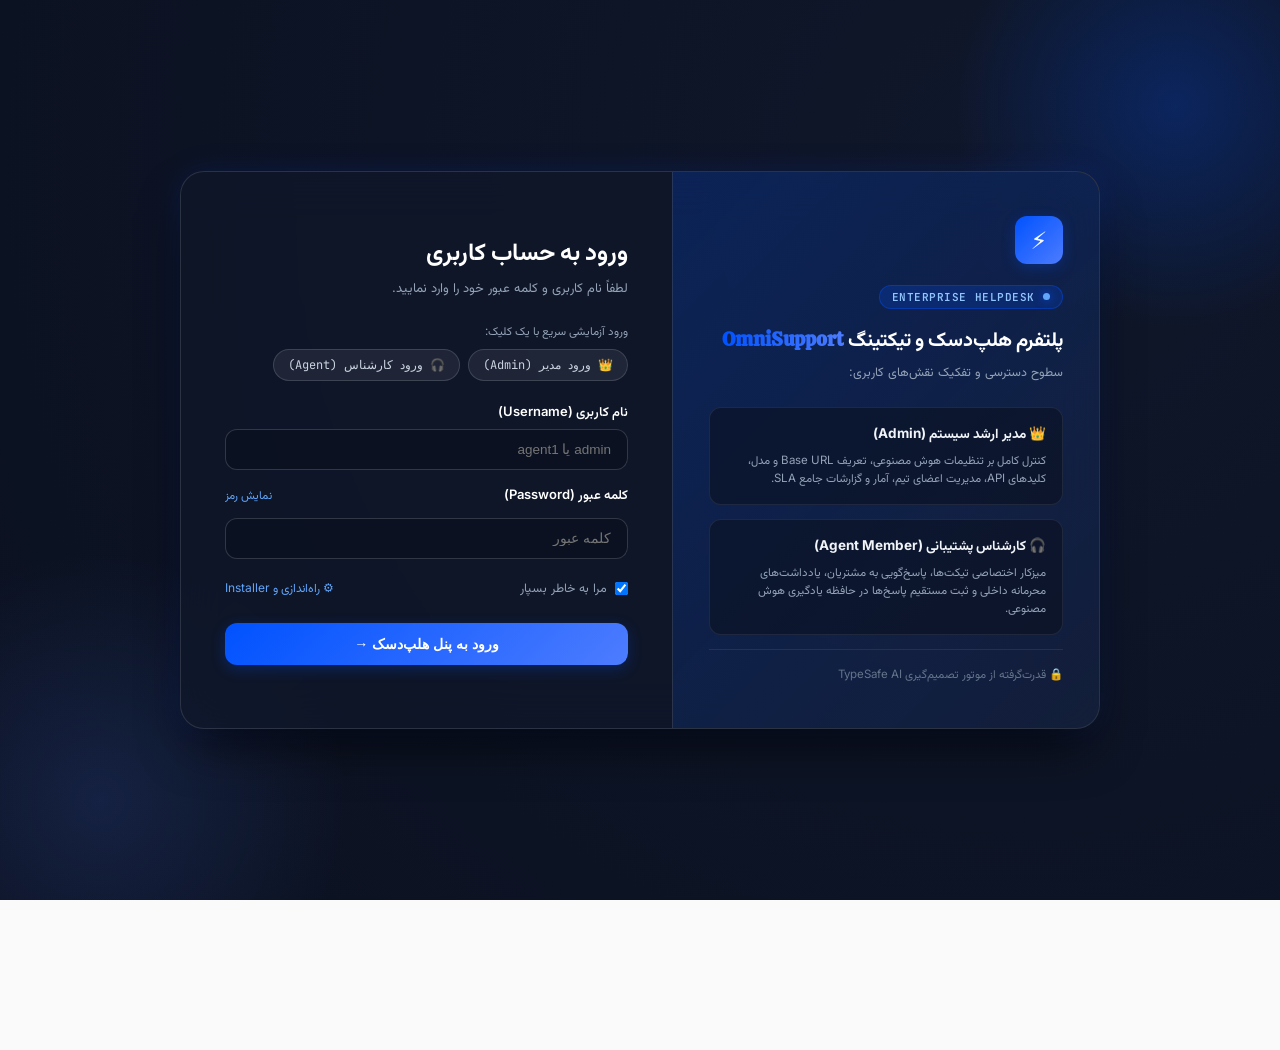
<file: frontend/login.html>
<!DOCTYPE html>
<html lang="fa" dir="rtl">
<head>
  <meta charset="UTF-8">
  <meta name="viewport" content="width=device-width, initial-scale=1.0">
  <title>ورود به پنل هلپ‌دسک هوشمند OmniSupport</title>
  <link rel="preconnect" href="https://fonts.googleapis.com">
  <link rel="preconnect" href="https://fonts.gstatic.com" crossorigin>
  <link href="https://fonts.googleapis.com/css2?family=Calistoga&family=Inter:wght@400;500;600;700;800&family=JetBrains+Mono:wght@400;500;600;700&family=Vazirmatn:wght@400;500;600;700;800&display=swap" rel="stylesheet">
  <link rel="stylesheet" href="/frontend/css/style.css">
  <style>
    body {
      background: radial-gradient(circle at 80% 20%, #0F172A 0%, #0B1120 100%);
      color: #F8FAFC;
      min-height: 100vh;
      display: flex;
      align-items: center;
      justify-content: center;
      padding: 24px;
      position: relative;
      overflow: hidden;
    }
    body::before {
      content: "";
      position: absolute;
      top: -120px;
      right: -120px;
      width: 450px;
      height: 450px;
      background: radial-gradient(circle, rgba(0, 82, 255, 0.25) 0%, transparent 70%);
      pointer-events: none;
    }
    body::after {
      content: "";
      position: absolute;
      bottom: -150px;
      left: -150px;
      width: 500px;
      height: 500px;
      background: radial-gradient(circle, rgba(77, 124, 255, 0.15) 0%, transparent 70%);
      pointer-events: none;
    }
    .login-container {
      width: 920px;
      max-width: 100%;
      background: rgba(15, 23, 42, 0.75);
      border: 1px solid rgba(255, 255, 255, 0.12);
      backdrop-filter: blur(24px);
      border-radius: var(--radius-xl);
      overflow: hidden;
      display: grid;
      grid-template-columns: 1fr 1.15fr;
      box-shadow: 0 25px 50px -12px rgba(0, 0, 0, 0.7), 0 0 30px rgba(0, 82, 255, 0.15);
      z-index: 10;
    }
    .login-info-side {
      background: linear-gradient(135deg, rgba(0, 82, 255, 0.22) 0%, rgba(77, 124, 255, 0.08) 100%);
      padding: 44px 36px;
      border-left: 1px solid rgba(255, 255, 255, 0.1);
      display: flex;
      flex-direction: column;
      justify-content: space-between;
    }
    .login-form-side {
      padding: 44px;
      display: flex;
      flex-direction: column;
      justify-content: center;
    }
    .login-logo {
      width: 48px;
      height: 48px;
      background: var(--accent-gradient);
      border-radius: var(--radius-md);
      display: flex;
      align-items: center;
      justify-content: center;
      font-size: 24px;
      margin-bottom: 20px;
      box-shadow: var(--shadow-accent);
    }
    .login-title h2 {
      font-family: var(--font-display);
      font-size: 24px;
      font-weight: 700;
      color: #FFFFFF;
      margin-bottom: 6px;
    }
    .login-title p {
      font-size: 13px;
      color: #94A3B8;
      margin-bottom: 24px;
    }
    .role-desc-card {
      background: rgba(11, 17, 32, 0.6);
      border: 1px solid rgba(255, 255, 255, 0.08);
      border-radius: var(--radius-md);
      padding: 16px;
      margin-bottom: 14px;
      transition: all 0.2s;
    }
    .role-desc-card:hover {
      border-color: rgba(0, 82, 255, 0.4);
      transform: translateX(-2px);
    }
    .role-desc-card h4 {
      font-size: 13.5px;
      font-weight: 700;
      color: #F1F5F9;
      display: flex;
      align-items: center;
      gap: 8px;
      margin-bottom: 6px;
    }
    .role-desc-card p {
      font-size: 11.5px;
      color: #94A3B8;
      line-height: 1.6;
    }
    .glass-input {
      background: rgba(11, 17, 32, 0.7) !important;
      border: 1px solid rgba(255, 255, 255, 0.16) !important;
      color: #FFFFFF !important;
      border-radius: var(--radius-md) !important;
      padding: 12px 16px !important;
      width: 100%;
      font-size: 13.5px !important;
      transition: all 0.2s;
    }
    .glass-input:focus {
      border-color: var(--accent) !important;
      box-shadow: 0 0 0 3px rgba(0, 82, 255, 0.3) !important;
      background: rgba(11, 17, 32, 0.9) !important;
    }
    .quick-login-chip {
      background: rgba(255, 255, 255, 0.07);
      border: 1px solid rgba(255, 255, 255, 0.14);
      color: #CBD5E1;
      padding: 7px 14px;
      border-radius: var(--radius-full);
      font-size: 12px;
      font-family: var(--font-mono);
      cursor: pointer;
      transition: all 0.2s cubic-bezier(0.16, 1, 0.3, 1);
    }
    .quick-login-chip:hover {
      background: rgba(0, 82, 255, 0.3);
      color: #FFFFFF;
      border-color: var(--accent);
      transform: translateY(-1px);
    }
    @media (max-width: 768px) {
      .login-container { grid-template-columns: 1fr; }
      .login-info-side { display: none; }
    }
  </style>
</head>
<body>

  <div class="login-container">
    <!-- Info & Roles Side -->
    <div class="login-info-side">
      <div>
        <div class="login-logo">⚡</div>
        <div class="section-badge" style="background: rgba(0, 82, 255, 0.2); border-color: rgba(0, 82, 255, 0.4); color: #93C5FD;">
          <span class="pulsing-dot" style="background-color: #60A5FA;"></span>
          <span>ENTERPRISE HELPDESK</span>
        </div>
        <h3 style="font-family: var(--font-display); font-size: 20px; font-weight: 700; color: #FFFFFF; margin: 8px 0 6px;">
          پلتفرم هلپ‌دسک و تیکتینگ <span class="gradient-text">OmniSupport</span>
        </h3>
        <p style="font-size: 12.5px; color: #94A3B8; margin-bottom: 24px;">سطوح دسترسی و تفکیک نقش‌های کاربری:</p>

        <div class="role-desc-card">
          <h4>👑 مدیر ارشد سیستم (Admin)</h4>
          <p>کنترل کامل بر تنظیمات هوش مصنوعی، تعریف Base URL و مدل، کلیدهای API، مدیریت اعضای تیم، آمار و گزارشات جامع SLA.</p>
        </div>

        <div class="role-desc-card">
          <h4>🎧 کارشناس پشتیبانی (Agent Member)</h4>
          <p>میزکار اختصاصی تیکت‌ها، پاسخ‌گویی به مشتریان، یادداشت‌های محرمانه داخلی و ثبت مستقیم پاسخ‌ها در حافظه یادگیری هوش مصنوعی.</p>
        </div>
      </div>

      <div style="font-size: 11.5px; color: #64748B; border-top: 1px solid rgba(255, 255, 255, 0.08); padding-top: 16px; display: flex; align-items: center; gap: 6px;">
        <span>🔒 قدرت‌گرفته از موتور تصمیم‌گیری TypeSafe AI</span>
      </div>
    </div>

    <!-- Login Form Side -->
    <div class="login-form-side">
      <div class="login-title">
        <h2>ورود به حساب کاربری</h2>
        <p>لطفاً نام کاربری و کلمه عبور خود را وارد نمایید.</p>
      </div>

      <!-- Quick Fill Buttons -->
      <div style="margin-bottom: 22px;">
        <span style="font-size: 11.5px; color: #94A3B8; display: block; margin-bottom: 8px;">ورود آزمایشی سریع با یک کلیک:</span>
        <div style="display: flex; gap: 8px;">
          <button type="button" class="quick-login-chip" onclick="fillCreds('admin', 'admin123')">
            👑 ورود مدیر (Admin)
          </button>
          <button type="button" class="quick-login-chip" onclick="fillCreds('agent1', 'agent123')">
            🎧 ورود کارشناس (Agent)
          </button>
        </div>
      </div>

      <form id="form-login">
        <div class="form-group" style="margin-bottom: 16px;">
          <label class="form-label" style="color: #FFFFFF;">نام کاربری (Username)</label>
          <input type="text" class="glass-input" id="login-username" required placeholder="admin یا agent1">
        </div>

        <div class="form-group" style="margin-bottom: 20px;">
          <div style="display: flex; justify-content: space-between; align-items: center; margin-bottom: 6px;">
            <label class="form-label" style="color: #FFFFFF; margin-bottom: 0;">کلمه عبور (Password)</label>
            <span style="font-size: 11.5px; color: #60A5FA; cursor: pointer;" onclick="togglePasswordVis()">نمایش رمز</span>
          </div>
          <input type="password" class="glass-input" id="login-password" required placeholder="کلمه عبور">
        </div>

        <div style="display: flex; justify-content: space-between; align-items: center; margin-bottom: 24px;">
          <label style="display: flex; align-items: center; gap: 8px; font-size: 12.5px; color: #94A3B8; cursor: pointer;">
            <input type="checkbox" id="remember-me" checked>
            <span>مرا به خاطر بسپار</span>
          </label>
          <a href="/install" style="font-size: 12px; color: #60A5FA; text-decoration: none;">⚙ راه‌اندازی و Installer</a>
        </div>

        <button type="submit" class="btn-primary" id="btn-submit-login" style="width: 100%; justify-content: center; padding: 13px; font-size: 14px;">
          ورود به پنل هلپ‌دسک →
        </button>
      </form>

      <div id="login-error-box" style="margin-top: 14px; padding: 10px; border-radius: 8px; background: rgba(239, 68, 68, 0.2); border: 1px solid rgba(239, 68, 68, 0.4); color: #FCA5A5; font-size: 12.5px; display: none;"></div>
    </div>
  </div>

  <script>
    function fillCreds(u, p) {
      document.getElementById('login-username').value = u;
      document.getElementById('login-password').value = p;
    }

    function togglePasswordVis() {
      const p = document.getElementById('login-password');
      p.type = p.type === 'password' ? 'text' : 'password';
    }

    document.getElementById('form-login').addEventListener('submit', async (e) => {
      e.preventDefault();
      const errBox = document.getElementById('login-error-box');
      const submitBtn = document.getElementById('btn-submit-login');
      
      errBox.style.display = 'none';
      submitBtn.disabled = true;
      submitBtn.textContent = 'در حال احراز هویت...';

      const username = document.getElementById('login-username').value.trim();
      const password = document.getElementById('login-password').value;

      try {
        const res = await fetch('/api/v1/auth/login', {
          method: 'POST',
          headers: { 'Content-Type': 'application/json' },
          body: JSON.stringify({ username, password })
        });

        if (res.ok) {
          const data = await res.json();
          localStorage.setItem('omni_token', data.access_token);
          localStorage.setItem('omni_user', JSON.stringify(data.user));
          window.location.href = '/';
        } else {
          const err = await res.json();
          errBox.textContent = err.detail || 'نام کاربری یا کلمه عبور نادرست است.';
          errBox.style.display = 'block';
          submitBtn.disabled = false;
          submitBtn.textContent = 'ورود به پنل هلپ‌دسک →';
        }
      } catch (err) {
        errBox.textContent = 'خطای ارتباط با سرور: ' + err.message;
        errBox.style.display = 'block';
        submitBtn.disabled = false;
        submitBtn.textContent = 'ورود به پنل هلپ‌دسک →';
      }
    });
  </script>
</body>
</html>
</file>
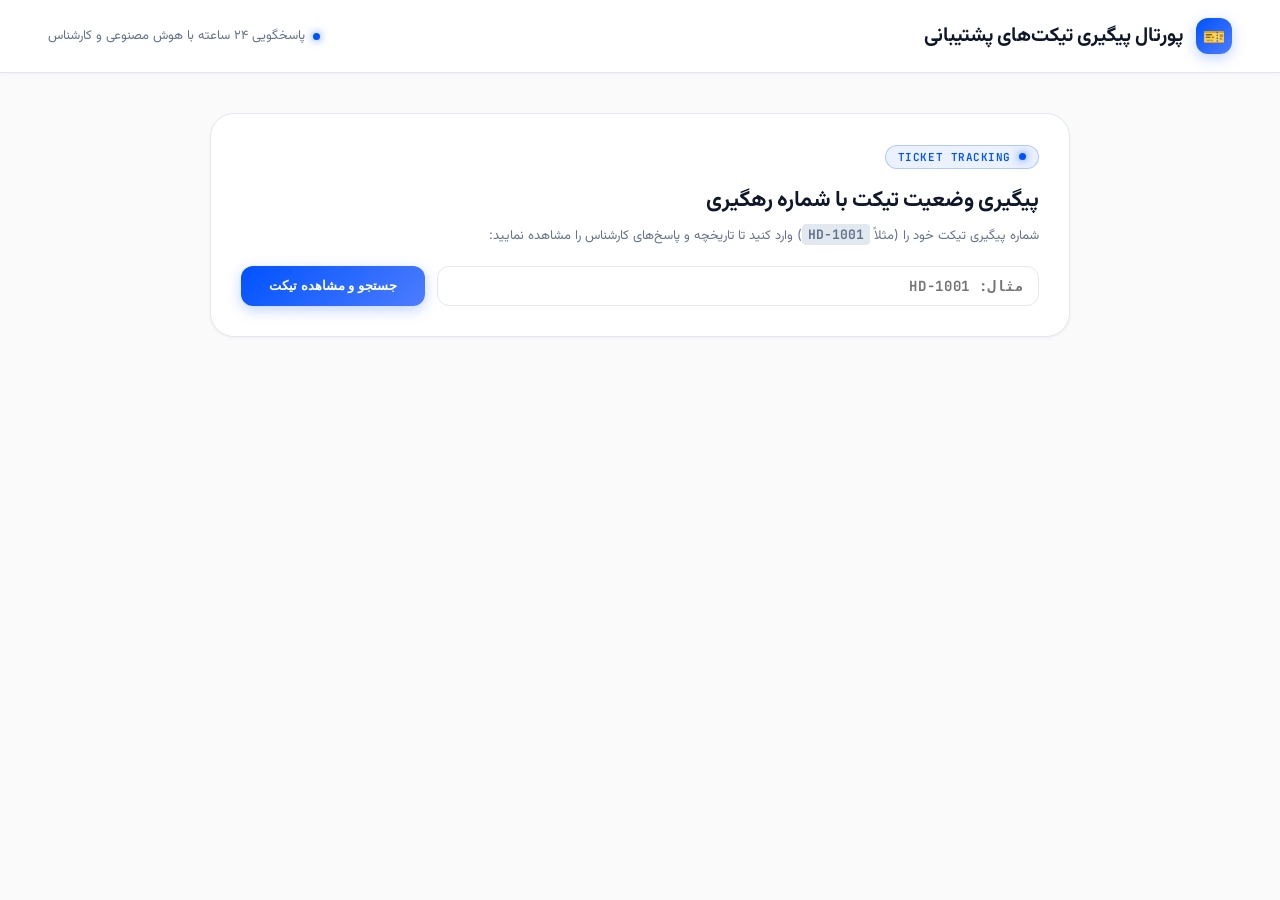
<file: frontend/portal.html>
<!DOCTYPE html>
<html lang="fa" dir="rtl">
<head>
  <meta charset="UTF-8">
  <meta name="viewport" content="width=device-width, initial-scale=1.0">
  <title>پورتال پیگیری تیکت‌های مشتریان | OmniSupport Helpdesk</title>
  <link rel="preconnect" href="https://fonts.googleapis.com">
  <link rel="preconnect" href="https://fonts.gstatic.com" crossorigin>
  <link href="https://fonts.googleapis.com/css2?family=Calistoga&family=Inter:wght@400;500;600;700;800&family=JetBrains+Mono:wght@400;500;600;700&family=Vazirmatn:wght@400;500;600;700;800&display=swap" rel="stylesheet">
  <link rel="stylesheet" href="/frontend/css/style.css">
  <style>
    body {
      background-color: #FAFAFA;
      color: #0F172A;
      min-height: 100vh;
      display: flex;
      flex-direction: column;
    }
    .portal-header {
      background: #FFFFFF;
      border-bottom: 1px solid #E2E8F0;
      padding: 18px 48px;
      display: flex;
      justify-content: space-between;
      align-items: center;
      box-shadow: 0 1px 3px rgba(0, 0, 0, 0.04);
    }
    .portal-logo {
      display: flex;
      align-items: center;
      gap: 12px;
      font-family: var(--font-display);
      font-size: 20px;
      font-weight: 700;
      color: #0F172A;
    }
    .portal-logo-icon {
      width: 36px;
      height: 36px;
      background: var(--accent-gradient);
      border-radius: var(--radius-md);
      display: flex;
      align-items: center;
      justify-content: center;
      color: #FFFFFF;
      box-shadow: var(--shadow-accent);
      font-size: 18px;
    }
    .portal-container {
      max-width: 900px;
      width: 100%;
      margin: 40px auto;
      padding: 0 20px;
      flex: 1;
    }
    .track-search-card {
      background: #FFFFFF;
      border: 1px solid #E2E8F0;
      border-radius: var(--radius-xl);
      padding: 30px;
      box-shadow: var(--shadow-sm);
      margin-bottom: 28px;
      position: relative;
    }
    .ticket-view-card {
      background: #FFFFFF;
      border: 1px solid #E2E8F0;
      border-radius: var(--radius-xl);
      overflow: hidden;
      box-shadow: var(--shadow-xl);
      display: none;
    }
    .ticket-view-header {
      padding: 24px 30px;
      border-bottom: 1px solid #E2E8F0;
      background: #FFFFFF;
      display: flex;
      justify-content: space-between;
      align-items: flex-start;
    }
    .ticket-messages-pane {
      padding: 28px;
      display: flex;
      flex-direction: column;
      gap: 18px;
      max-height: 520px;
      overflow-y: auto;
      background: #F8FAFC;
    }
  </style>
</head>
<body>

  <header class="portal-header">
    <div class="portal-logo">
      <div class="portal-logo-icon">🎫</div>
      <span>پورتال پیگیری تیکت‌های پشتیبانی</span>
    </div>
    <div style="font-size: 13px; color: #64748B; display: flex; align-items: center; gap: 8px;">
      <span class="pulsing-dot"></span>
      <span>پاسخگویی ۲۴ ساعته با هوش مصنوعی و کارشناس</span>
    </div>
  </header>

  <main class="portal-container">
    <!-- Ticket Lookup Card -->
    <div class="track-search-card">
      <div class="section-badge">
        <span class="pulsing-dot"></span>
        <span>TICKET TRACKING</span>
      </div>
      <h2 style="font-family: var(--font-display); font-size: 22px; font-weight: 700; margin: 6px 0 8px;">پیگیری وضعیت تیکت با شماره رهگیری</h2>
      <p style="font-size: 13px; color: #64748B; margin-bottom: 20px;">شماره پیگیری تیکت خود را (مثلاً <code style="font-family: var(--font-mono); font-weight: 700; background: #E2E8F0; padding: 2px 6px; border-radius: 4px;">HD-1001</code>) وارد کنید تا تاریخچه و پاسخ‌های کارشناس را مشاهده نمایید:</p>
      
      <div style="display: flex; gap: 12px;">
        <input type="text" class="form-input" id="portal-ticket-code" placeholder="مثال: HD-1001" style="flex: 1; font-family: var(--font-mono); font-weight: 700; text-transform: uppercase; font-size: 14px; letter-spacing: 0.05em;">
        <button class="btn-primary" id="btn-track-ticket" style="padding: 12px 28px;">جستجو و مشاهده تیکت</button>
      </div>
      <div id="portal-error" style="color: #EF4444; font-size: 12.5px; margin-top: 10px; display: none;"></div>
    </div>

    <!-- Active Ticket View Card -->
    <div class="ticket-view-card" id="ticket-view-card">
      <div class="ticket-view-header">
        <div>
          <div style="display: flex; align-items: center; gap: 10px; margin-bottom: 8px;">
            <span class="ticket-code" id="p-ticket-num" style="background: var(--accent-gradient); color: #fff; padding: 3px 10px; font-size: 12px;">HD-1001</span>
            <span class="status-pill open" id="p-ticket-status">در حال بررسی</span>
          </div>
          <h3 style="font-family: var(--font-display); font-size: 18px; font-weight: 700; color: #0F172A;" id="p-ticket-subject">موضوع تیکت</h3>
          <div style="font-size: 12.5px; color: #64748B; margin-top: 6px;">
            <span>کارشناس پاسخگو: <strong id="p-ticket-agent" style="color: #0F172A;">-</strong></span>
            <span style="margin: 0 8px;">•</span>
            <span>تاریخ ثبت: <span id="p-ticket-date">-</span></span>
          </div>
        </div>
      </div>

      <!-- Messages Thread -->
      <div class="ticket-messages-pane" id="portal-messages-feed">
        <!-- Messages rendered via JS -->
      </div>

      <!-- Customer Reply Box -->
      <div style="padding: 20px 30px; border-top: 1px solid #E2E8F0; background: #FFFFFF;">
        <form id="portal-reply-form" style="display: flex; flex-direction: column; gap: 12px;">
          <textarea class="form-textarea rtl" id="portal-reply-text" rows="3" placeholder="ارسال پاسخ جدید به کارشناس پشتیبانی..."></textarea>
          <div style="display: flex; justify-content: flex-end;">
            <button type="submit" class="btn-primary" id="btn-send-portal-reply">ارسال پاسخ</button>
          </div>
        </form>
      </div>
    </div>
  </main>

  <script>
    let currentTicketId = null;

    document.getElementById("btn-track-ticket").addEventListener("click", trackTicket);
    document.getElementById("portal-ticket-code").addEventListener("keydown", (e) => {
      if (e.key === "Enter") trackTicket();
    });

    async function trackTicket() {
      const code = document.getElementById("portal-ticket-code").value.trim();
      const errBox = document.getElementById("portal-error");
      const card = document.getElementById("ticket-view-card");

      errBox.style.display = "none";
      if (!code) return;

      try {
        const res = await fetch(`/api/v1/portal/tickets/${encodeURIComponent(code)}`);
        if (!res.ok) {
          errBox.textContent = "تیکتی با این شماره پیگیری یافت نشد. لطفاً شماره را بررسی فرمایید.";
          errBox.style.display = "block";
          card.style.display = "none";
          return;
        }

        const data = await res.json();
        currentTicketId = data.ticket_number;

        document.getElementById("p-ticket-num").textContent = data.ticket_number;
        document.getElementById("p-ticket-subject").textContent = data.subject;
        document.getElementById("p-ticket-status").textContent = 
          data.status === "open" ? "باز (در صف)" : 
          data.status === "in_progress" ? "در حال پیگیری" : 
          data.status === "resolved" ? "حل‌شده" : data.status;

        document.getElementById("p-ticket-agent").textContent = data.assigned_agent;
        document.getElementById("p-ticket-date").textContent = new Date(data.created_at).toLocaleDateString("fa-IR");

        // Render messages
        const feed = document.getElementById("portal-messages-feed");
        feed.innerHTML = data.messages.map(m => {
          const isCustomer = m.sender_type === "customer";
          const time = new Date(m.created_at).toLocaleTimeString([], { hour: '2-digit', minute: '2-digit' });
          return `
            <div style="display: flex; flex-direction: column; align-self: ${isCustomer ? 'flex-start' : 'flex-end'}; max-width: 80%;">
              <div style="background: ${isCustomer ? 'var(--accent-gradient)' : '#FFFFFF'}; color: ${isCustomer ? '#FFFFFF' : '#0F172A'}; border: 1px solid ${isCustomer ? 'transparent' : '#E2E8F0'}; border-radius: 14px; padding: 14px 18px; font-size: 13.5px; line-height: 1.65; word-break: break-word; box-shadow: ${isCustomer ? 'var(--shadow-accent)' : 'var(--shadow-sm)'};">
                ${m.content}
              </div>
              <span style="font-size: 11px; color: #94A3B8; margin-top: 4px; padding: 0 4px; text-align: ${isCustomer ? 'right' : 'left'}; font-family: var(--font-mono);">
                ${m.sender_name} • ${time}
              </span>
            </div>
          `;
        }).join("");

        card.style.display = "block";
        feed.scrollTop = feed.scrollHeight;

      } catch (err) {
        errBox.textContent = "خطای ارتباط با سرور: " + err.message;
        errBox.style.display = "block";
      }
    }

    document.getElementById("portal-reply-form").addEventListener("submit", async (e) => {
      e.preventDefault();
      const text = document.getElementById("portal-reply-text").value.trim();
      if (!text || !currentTicketId) return;

      document.getElementById("btn-send-portal-reply").disabled = true;

      try {
        const res = await fetch(`/api/v1/portal/tickets/${currentTicketId}/reply`, {
          method: "POST",
          headers: { "Content-Type": "application/json" },
          body: JSON.stringify({ content: text })
        });

        if (res.ok) {
          document.getElementById("portal-reply-text").value = "";
          trackTicket(); // refresh feed
        }
      } catch (err) {
        alert("خطا در ارسال: " + err.message);
      } finally {
        document.getElementById("btn-send-portal-reply").disabled = false;
      }
    });

    const urlParams = new URLSearchParams(window.location.search);
    const codeParam = urlParams.get("ticket");
    if (codeParam) {
      document.getElementById("portal-ticket-code").value = codeParam;
      trackTicket();
    }
  </script>
</body>
</html>
</file>
<file: frontend/css/style.css>
/* ==========================================================================
   OmniSupport Enterprise Design System: Minimalist Modern
   Electric Blue (#0052FF -> #4D7CFF), Slate-900 (#0F172A), Off-White (#FAFAFA)
   Display: Calistoga | UI/Body: Inter, Vazirmatn | Mono: JetBrains Mono
   ========================================================================== */

@import url('https://fonts.googleapis.com/css2?family=Calistoga&family=Inter:wght@400;500;600;700;800&family=JetBrains+Mono:wght@400;500;600;700&family=Vazirmatn:wght@400;500;600;700;800&display=swap');

:root {
  /* Chromatic Focus & Signature Gradient */
  --accent: #0052FF;
  --accent-secondary: #4D7CFF;
  --accent-gradient: linear-gradient(135deg, #0052FF 0%, #4D7CFF 100%);
  --accent-gradient-h: linear-gradient(to right, #0052FF 0%, #4D7CFF 100%);
  --accent-light: rgba(0, 82, 255, 0.08);
  --accent-border: rgba(0, 82, 255, 0.25);
  --accent-foreground: #FFFFFF;

  /* Palette DNA */
  --background: #FAFAFA;
  --foreground: #0F172A;
  --muted: #F1F5F9;
  --muted-foreground: #64748B;
  --muted-border: #E2E8F0;
  --card: #FFFFFF;
  --border: #E2E8F0;
  --ring: #0052FF;

  /* Dark / Inverted Surface */
  --bg-sidebar: #0B1120;
  --sidebar-border: rgba(255, 255, 255, 0.08);
  --sidebar-text: #F8FAFC;
  --sidebar-text-muted: #94A3B8;

  /* Semantic Alerts */
  --success: #10B981;
  --success-bg: #ECFDF5;
  --success-border: #A7F3D0;
  --warning: #F59E0B;
  --warning-bg: #FFFBEB;
  --warning-border: #FDE68A;
  --danger: #EF4444;
  --danger-bg: #FEF2F2;
  --danger-border: #FECACA;
  --info: #06B6D4;
  --info-bg: #ECFEFF;

  /* Typography Stacks */
  --font-display: "Calistoga", Georgia, "Vazirmatn", serif;
  --font-ui: "Inter", "Vazirmatn", system-ui, -apple-system, sans-serif;
  --font-mono: "JetBrains Mono", ui-monospace, Menlo, Monaco, Consolas, monospace;

  /* Geometry & Radii */
  --radius-xs: 4px;
  --radius-sm: 8px;
  --radius-md: 12px;
  --radius-lg: 16px;
  --radius-xl: 24px;
  --radius-full: 9999px;

  /* Shadows with Accent Tints */
  --shadow-sm: 0 1px 3px rgba(15, 23, 42, 0.05);
  --shadow-md: 0 4px 6px -1px rgba(15, 23, 42, 0.07), 0 2px 4px -2px rgba(15, 23, 42, 0.04);
  --shadow-lg: 0 10px 15px -3px rgba(15, 23, 42, 0.08), 0 4px 6px -4px rgba(15, 23, 42, 0.03);
  --shadow-xl: 0 20px 25px -5px rgba(15, 23, 42, 0.1), 0 8px 10px -6px rgba(15, 23, 42, 0.05);
  --shadow-accent: 0 4px 14px rgba(0, 82, 255, 0.25);
  --shadow-accent-lg: 0 8px 24px rgba(0, 82, 255, 0.35);
}

/* ==========================================================================
   Base Styles & Reset
   ========================================================================== */
* {
  margin: 0;
  padding: 0;
  box-sizing: border-box;
}

html, body {
  height: 100%;
  font-family: var(--font-ui);
  background-color: var(--background);
  color: var(--foreground);
  direction: rtl;
  text-align: right;
  overflow: hidden;
  -webkit-font-smoothing: antialiased;
}

/* Scrollbars */
::-webkit-scrollbar {
  width: 6px;
  height: 6px;
}
::-webkit-scrollbar-track {
  background: transparent;
}
::-webkit-scrollbar-thumb {
  background: #CBD5E1;
  border-radius: var(--radius-full);
}
::-webkit-scrollbar-thumb:hover {
  background: #94A3B8;
}

/* Signature Gradient Text */
.gradient-text {
  background: var(--accent-gradient-h);
  -webkit-background-clip: text;
  background-clip: text;
  color: transparent;
}

/* Section Label System (Pill Badges) */
.section-badge {
  display: inline-flex;
  align-items: center;
  gap: 8px;
  background: var(--accent-light);
  border: 1px solid var(--accent-border);
  padding: 4px 12px;
  border-radius: var(--radius-full);
  font-family: var(--font-mono);
  font-size: 11px;
  font-weight: 600;
  letter-spacing: 0.05em;
  color: var(--accent);
  margin-bottom: 8px;
}

.pulsing-dot {
  width: 7px;
  height: 7px;
  background-color: var(--accent);
  border-radius: 50%;
  box-shadow: 0 0 8px rgba(0, 82, 255, 0.8);
  animation: pulseDot 2s infinite ease-in-out;
}

@keyframes pulseDot {
  0%, 100% { transform: scale(1); opacity: 1; }
  50% { transform: scale(1.35); opacity: 0.65; }
}

/* ==========================================================================
   App Layout
   ========================================================================== */
.app-container {
  display: flex;
  width: 100vw;
  height: 100vh;
  overflow: hidden;
  background-color: var(--background);
}

/* ==========================================================================
   Sidebar: Deep Slate Inverted Design
   ========================================================================== */
.sidebar {
  width: 260px;
  background-color: var(--bg-sidebar);
  background-image: radial-gradient(circle at 15% 15%, rgba(0, 82, 255, 0.12) 0%, transparent 60%);
  color: var(--sidebar-text);
  display: flex;
  flex-direction: column;
  flex-shrink: 0;
  border-left: 1px solid var(--sidebar-border);
  z-index: 30;
  position: relative;
}

.sidebar-header {
  padding: 22px 18px;
  display: flex;
  align-items: center;
  gap: 12px;
  border-bottom: 1px solid var(--sidebar-border);
}

.sidebar-logo {
  width: 40px;
  height: 40px;
  background: var(--accent-gradient);
  border-radius: var(--radius-md);
  display: flex;
  align-items: center;
  justify-content: center;
  font-size: 20px;
  color: #fff;
  box-shadow: var(--shadow-accent);
}

.sidebar-title h2 {
  font-family: var(--font-display);
  font-size: 17px;
  letter-spacing: -0.01em;
  color: #FFFFFF;
}

.sidebar-title span {
  font-family: var(--font-mono);
  font-size: 10.5px;
  color: var(--sidebar-text-muted);
  display: block;
}

.sidebar-nav {
  flex: 1;
  padding: 16px 10px;
  display: flex;
  flex-direction: column;
  gap: 6px;
  overflow-y: auto;
}

.nav-item {
  display: flex;
  align-items: center;
  gap: 12px;
  padding: 10px 14px;
  color: var(--sidebar-text-muted);
  text-decoration: none;
  border-radius: var(--radius-md);
  font-size: 13.5px;
  font-weight: 500;
  cursor: pointer;
  transition: all 0.2s cubic-bezier(0.16, 1, 0.3, 1);
  border: 1px solid transparent;
  position: relative;
}

.nav-item:hover {
  background-color: rgba(255, 255, 255, 0.05);
  color: #FFFFFF;
  transform: translateX(-2px);
}

.nav-item.active {
  background: linear-gradient(90deg, rgba(0, 82, 255, 0.22) 0%, rgba(0, 82, 255, 0.05) 100%);
  color: #FFFFFF;
  border-color: rgba(0, 82, 255, 0.4);
  font-weight: 600;
  box-shadow: inset 3px 0 0 var(--accent);
}

.nav-item svg {
  width: 18px;
  height: 18px;
  stroke: currentColor;
  stroke-width: 2;
  fill: none;
  stroke-linecap: round;
  stroke-linejoin: round;
  flex-shrink: 0;
}

.nav-badge {
  margin-right: auto;
  background: var(--accent-gradient);
  color: #FFFFFF;
  padding: 2px 8px;
  border-radius: var(--radius-full);
  font-family: var(--font-mono);
  font-size: 11px;
  font-weight: 700;
  box-shadow: 0 2px 6px rgba(0, 82, 255, 0.4);
}

.sidebar-footer {
  padding: 16px 18px;
  border-top: 1px solid var(--sidebar-border);
  display: flex;
  align-items: center;
  justify-content: space-between;
  background: rgba(0, 0, 0, 0.2);
}

.agent-profile {
  display: flex;
  align-items: center;
  gap: 10px;
}

.agent-avatar {
  width: 38px;
  height: 38px;
  background: var(--accent-gradient);
  border-radius: 50%;
  display: flex;
  align-items: center;
  justify-content: center;
  font-weight: 700;
  color: #FFFFFF;
  position: relative;
  box-shadow: var(--shadow-sm);
}

.agent-status-indicator {
  position: absolute;
  bottom: 0;
  left: 0;
  width: 10px;
  height: 10px;
  background-color: var(--success);
  border: 2px solid var(--bg-sidebar);
  border-radius: 50%;
}

.agent-info h4 {
  font-size: 13px;
  color: #F1F5F9;
  font-weight: 600;
}

.agent-info p {
  font-size: 11px;
  color: var(--sidebar-text-muted);
}

/* ==========================================================================
   Main Viewport
   ========================================================================== */
.main-viewport {
  flex: 1;
  display: flex;
  flex-direction: column;
  overflow: hidden;
  background-color: var(--background);
}

.content-tab {
  display: none;
  flex: 1;
  height: 100%;
  overflow-y: auto;
}

.content-tab.active {
  display: flex;
}

/* ==========================================================================
   HELPDESK TICKETS & CHAT WORKSPACE (3-Pane Modern Minimalist)
   ========================================================================== */
.chat-workspace {
  display: flex;
  width: 100%;
  height: 100%;
  overflow: hidden;
}

/* Column 1: Ticket List */
.conv-list-pane {
  width: 350px;
  background-color: var(--card);
  border-left: 1px solid var(--border);
  display: flex;
  flex-direction: column;
  flex-shrink: 0;
}

.conv-list-header {
  padding: 16px;
  border-bottom: 1px solid var(--border);
  background: #FFFFFF;
}

.conv-list-header h3 {
  font-family: var(--font-display);
  font-size: 16px;
  font-weight: 700;
  margin-bottom: 12px;
  display: flex;
  align-items: center;
  justify-content: space-between;
}

.conv-filter-tabs {
  display: flex;
  background-color: var(--muted);
  padding: 3px;
  border-radius: var(--radius-md);
  gap: 3px;
  overflow-x: auto;
}

.filter-tab {
  flex: 1;
  text-align: center;
  padding: 6px 8px;
  font-size: 11.5px;
  border-radius: var(--radius-sm);
  cursor: pointer;
  color: var(--muted-foreground);
  font-weight: 600;
  white-space: nowrap;
  transition: all 0.15s ease-out;
}

.filter-tab.active {
  background-color: var(--card);
  color: var(--foreground);
  box-shadow: var(--shadow-sm);
}

.conv-search-box {
  margin-top: 12px;
}

.conv-search-input {
  width: 100%;
  padding: 8px 14px;
  border: 1px solid var(--border);
  border-radius: var(--radius-md);
  font-size: 12.5px;
  outline: none;
  font-family: inherit;
  direction: rtl;
  background-color: #FAFAFA;
  transition: border-color 0.15s, box-shadow 0.15s;
}

.conv-search-input:focus {
  border-color: var(--accent);
  background-color: #FFFFFF;
  box-shadow: 0 0 0 3px rgba(0, 82, 255, 0.12);
}

.conv-items-container {
  flex: 1;
  overflow-y: auto;
}

.ticket-item {
  padding: 14px 16px;
  border-bottom: 1px solid var(--border);
  cursor: pointer;
  transition: all 0.15s ease;
  display: flex;
  flex-direction: column;
  gap: 6px;
  position: relative;
  background: #FFFFFF;
}

.ticket-item:hover {
  background-color: #F8FAFC;
}

.ticket-item.active {
  background-color: #F0F5FF;
  border-right: 3.5px solid var(--accent);
}

.ticket-item-top {
  display: flex;
  justify-content: space-between;
  align-items: center;
}

.ticket-code {
  font-family: var(--font-mono);
  font-weight: 700;
  font-size: 11px;
  background: #E2E8F0;
  color: #334155;
  padding: 2px 7px;
  border-radius: 6px;
  letter-spacing: 0.04em;
}

.ticket-item.active .ticket-code {
  background: var(--accent-gradient);
  color: #FFFFFF;
  box-shadow: 0 2px 6px rgba(0, 82, 255, 0.3);
}

.ticket-time {
  font-family: var(--font-mono);
  font-size: 11px;
  color: #94A3B8;
}

.ticket-subject {
  font-size: 13.5px;
  font-weight: 700;
  color: var(--foreground);
  white-space: nowrap;
  overflow: hidden;
  text-overflow: ellipsis;
}

.ticket-preview {
  font-size: 12px;
  color: var(--muted-foreground);
  white-space: nowrap;
  overflow: hidden;
  text-overflow: ellipsis;
}

.ticket-badges-row {
  display: flex;
  gap: 6px;
  align-items: center;
  flex-wrap: wrap;
  margin-top: 3px;
}

/* Priority & Status Badges */
.prio-pill {
  font-size: 10.5px;
  font-weight: 700;
  padding: 2px 8px;
  border-radius: var(--radius-full);
}
.prio-pill.urgent { background-color: var(--danger-bg); color: var(--danger); border: 1px solid var(--danger-border); }
.prio-pill.high { background-color: #FFF7ED; color: #EA580C; border: 1px solid #FED7AA; }
.prio-pill.medium { background-color: #EFF6FF; color: #2563EB; border: 1px solid #BFDBFE; }
.prio-pill.low { background-color: #F1F5F9; color: var(--muted-foreground); border: 1px solid var(--border); }

.status-pill {
  font-size: 10.5px;
  padding: 2px 8px;
  border-radius: var(--radius-full);
  font-weight: 600;
}
.status-pill.open { background-color: #E0E7FF; color: #3730A3; }
.status-pill.in_progress { background-color: var(--warning-bg); color: #D97706; }
.status-pill.pending_customer { background-color: #F1F5F9; color: var(--muted-foreground); }
.status-pill.resolved { background-color: var(--success-bg); color: var(--success); }
.status-pill.closed { background-color: #E2E8F0; color: #475569; }

.sentiment-badge {
  font-size: 10.5px;
  padding: 2px 8px;
  border-radius: var(--radius-full);
  font-weight: 600;
}
.sentiment-badge.frustrated { background-color: #FEE2E2; color: #991B1B; border: 1px solid #FECACA; }
.sentiment-badge.positive { background-color: #ECFDF5; color: #047857; border: 1px solid #A7F3D0; }
.sentiment-badge.neutral { background-color: #F1F5F9; color: var(--muted-foreground); border: 1px solid var(--border); }

/* Column 2: Ticket Active Thread */
.chat-main-pane {
  flex: 1;
  display: flex;
  flex-direction: column;
  background-color: #FFFFFF;
  border-left: 1px solid var(--border);
  min-width: 0;
}

.ticket-header-bar {
  padding: 14px 20px;
  border-bottom: 1px solid var(--border);
  display: flex;
  flex-direction: column;
  gap: 12px;
  background-color: #FFFFFF;
}

.ticket-header-top-row {
  display: flex;
  align-items: center;
  justify-content: space-between;
  gap: 12px;
}

.ticket-header-title {
  display: flex;
  align-items: center;
  gap: 12px;
  min-width: 0;
  flex: 1;
}

.ticket-header-title h2 {
  font-family: var(--font-display);
  font-size: 16px;
  font-weight: 700;
  white-space: nowrap;
  overflow: hidden;
  text-overflow: ellipsis;
  color: var(--foreground);
}

.ticket-header-meta {
  font-size: 12px;
  color: var(--muted-foreground);
  display: flex;
  align-items: center;
  gap: 8px;
  white-space: nowrap;
  flex-shrink: 0;
}

.ticket-header-actions-row {
  display: flex;
  align-items: center;
  gap: 10px;
  flex-wrap: wrap;
}

.ticket-select {
  padding: 6px 12px;
  border: 1px solid var(--border);
  border-radius: var(--radius-sm);
  font-size: 12px;
  font-weight: 600;
  outline: none;
  background-color: #FAFAFA;
  cursor: pointer;
  font-family: inherit;
  transition: all 0.15s;
}

.ticket-select:focus {
  border-color: var(--accent);
  background-color: #FFFFFF;
  box-shadow: 0 0 0 3px rgba(0, 82, 255, 0.1);
}

.chat-action-btn {
  padding: 7px 14px;
  border-radius: var(--radius-sm);
  font-size: 12px;
  font-weight: 600;
  cursor: pointer;
  border: 1px solid var(--border);
  background-color: #FAFAFA;
  display: flex;
  align-items: center;
  gap: 6px;
  transition: all 0.2s cubic-bezier(0.16, 1, 0.3, 1);
}

.chat-action-btn:hover {
  background-color: #FFFFFF;
  border-color: var(--accent);
  color: var(--accent);
  transform: translateY(-1px);
  box-shadow: var(--shadow-sm);
}

/* Messages Feed */
.ticket-feed {
  flex: 1;
  padding: 24px;
  overflow-y: auto;
  display: flex;
  flex-direction: column;
  gap: 16px;
  background-color: #F8FAFC;
}

.timeline-event-row {
  display: flex;
  align-items: center;
  justify-content: center;
  gap: 8px;
  font-size: 11.5px;
  color: var(--muted-foreground);
  margin: 4px 0;
}

.timeline-event-row span {
  background: #FFFFFF;
  border: 1px solid var(--border);
  padding: 3px 12px;
  border-radius: var(--radius-full);
  box-shadow: var(--shadow-sm);
}

.agent-msg-row {
  display: flex;
  gap: 10px;
  max-width: 82%;
}

.agent-msg-row.customer {
  align-self: flex-start;
}

.agent-msg-row.agent, .agent-msg-row.ai {
  align-self: flex-end;
  flex-direction: row-reverse;
}

.agent-msg-row.internal {
  align-self: center;
  max-width: 95%;
  width: 95%;
}

.agent-msg-bubble {
  padding: 13px 18px;
  border-radius: var(--radius-md);
  font-size: 13.5px;
  line-height: 1.65;
  position: relative;
  word-break: break-word;
}

.agent-msg-row.customer .agent-msg-bubble {
  background-color: #FFFFFF;
  color: var(--foreground);
  border: 1px solid var(--border);
  border-top-right-radius: 3px;
  box-shadow: var(--shadow-sm);
}

.agent-msg-row.agent .agent-msg-bubble {
  background: var(--accent-gradient);
  color: #FFFFFF;
  border-top-left-radius: 3px;
  box-shadow: var(--shadow-accent);
}

.agent-msg-row.ai .agent-msg-bubble {
  background-color: #F0FDF4;
  color: #166534;
  border: 1px solid #BBF7D0;
  border-top-left-radius: 3px;
}

.agent-msg-row.internal .agent-msg-bubble {
  background-color: #FEFCE8;
  border: 1px solid #FDE047;
  color: #713F12;
  border-radius: var(--radius-md);
  box-shadow: 0 4px 12px rgba(234, 179, 8, 0.12);
  width: 100%;
}

/* Reply Composer */
.composer-box {
  border-top: 1px solid var(--border);
  background-color: #FFFFFF;
  display: flex;
  flex-direction: column;
}

.composer-tabs {
  display: flex;
  border-bottom: 1px solid var(--border);
  background-color: #FAFAFA;
  padding: 0 16px;
}

.composer-tab-btn {
  padding: 11px 18px;
  font-size: 12.5px;
  font-weight: 600;
  color: var(--muted-foreground);
  cursor: pointer;
  border-bottom: 2px solid transparent;
  display: flex;
  align-items: center;
  gap: 6px;
  transition: all 0.15s ease-out;
}

.composer-tab-btn.active {
  color: var(--accent);
  border-bottom-color: var(--accent);
  background-color: #FFFFFF;
}

.composer-tab-btn.internal.active {
  color: #B45309;
  border-bottom-color: #F59E0B;
}

.composer-body {
  padding: 14px 18px;
  display: flex;
  flex-direction: column;
  gap: 10px;
}

.quick-replies-row {
  display: flex;
  gap: 8px;
  overflow-x: auto;
  padding-bottom: 4px;
}

.quick-chip {
  background-color: #F1F5F9;
  border: 1px solid #E2E8F0;
  padding: 5px 12px;
  border-radius: var(--radius-full);
  font-size: 11.5px;
  font-family: var(--font-mono);
  color: #475569;
  cursor: pointer;
  white-space: nowrap;
  transition: all 0.2s cubic-bezier(0.16, 1, 0.3, 1);
}

.quick-chip:hover {
  background: var(--accent-light);
  color: var(--accent);
  border-color: var(--accent-border);
  transform: translateY(-1px);
}

.chat-textarea {
  width: 100%;
  border: 1px solid var(--border);
  border-radius: var(--radius-md);
  padding: 12px 16px;
  font-family: inherit;
  font-size: 13.5px;
  resize: none;
  max-height: 120px;
  outline: none;
  direction: rtl;
  background-color: #FAFAFA;
  transition: all 0.15s;
}

.chat-textarea:focus {
  border-color: var(--accent);
  background-color: #FFFFFF;
  box-shadow: 0 0 0 3px rgba(0, 82, 255, 0.1);
}

.chat-textarea.internal-mode {
  background-color: #FEFCE8;
  border-color: #FDE047;
}

.composer-actions-row {
  display: flex;
  justify-content: space-between;
  align-items: center;
}

.btn-send-agent {
  background: var(--accent-gradient);
  color: #FFFFFF;
  border: none;
  padding: 9px 22px;
  border-radius: var(--radius-md);
  font-size: 13px;
  font-weight: 600;
  cursor: pointer;
  display: flex;
  align-items: center;
  gap: 8px;
  box-shadow: var(--shadow-accent);
  transition: all 0.2s cubic-bezier(0.16, 1, 0.3, 1);
}

.btn-send-agent:hover {
  transform: translateY(-1px);
  box-shadow: var(--shadow-accent-lg);
  filter: brightness(1.06);
}

.btn-send-agent:active {
  transform: scale(0.98);
}

.btn-send-agent.internal-send {
  background: linear-gradient(135deg, #D97706, #B45309);
  box-shadow: 0 4px 14px rgba(217, 119, 6, 0.3);
}

/* Column 3: CRM & TypeSafe AI Inspector Sidebar */
.inspector-pane {
  width: 330px;
  background-color: #FFFFFF;
  border-right: 1px solid var(--border);
  display: flex;
  flex-direction: column;
  flex-shrink: 0;
  overflow-y: auto;
}

.inspector-section {
  padding: 18px;
  border-bottom: 1px solid var(--border);
}

.inspector-section h4 {
  font-size: 13px;
  font-weight: 700;
  color: var(--foreground);
  display: flex;
  align-items: center;
  gap: 8px;
  margin-bottom: 14px;
}

.property-row {
  display: flex;
  justify-content: space-between;
  align-items: center;
  margin-bottom: 11px;
  font-size: 12.5px;
}

.property-label {
  color: var(--muted-foreground);
}

.property-value {
  font-weight: 600;
  color: var(--foreground);
}

.ai-summary-box {
  background: #F8FAFC;
  border: 1px solid var(--border);
  border-radius: var(--radius-md);
  padding: 12px 14px;
  font-size: 12px;
  color: #334155;
  line-height: 1.6;
}

/* ==========================================================================
   Analytics Dashboard: Inverted Contrast Hero + Deep Slate Surfaces
   ========================================================================== */
.analytics-hero-card {
  background-color: #0F172A;
  background-image: radial-gradient(circle, rgba(255, 255, 255, 0.04) 1px, transparent 1px);
  background-size: 28px 28px;
  border: 1px solid rgba(255, 255, 255, 0.1);
  border-radius: var(--radius-xl);
  padding: 32px;
  color: #FFFFFF;
  margin-bottom: 28px;
  position: relative;
  overflow: hidden;
  box-shadow: var(--shadow-xl);
}

.analytics-hero-card::before {
  content: "";
  position: absolute;
  top: -60px;
  left: -60px;
  width: 220px;
  height: 220px;
  background: var(--accent);
  opacity: 0.2;
  filter: blur(80px);
  border-radius: 50%;
  pointer-events: none;
}

.stat-grid-4 {
  display: grid;
  grid-template-columns: repeat(4, 1fr);
  gap: 16px;
  margin-bottom: 28px;
}

.metric-card {
  background: #FFFFFF;
  border: 1px solid var(--border);
  border-radius: var(--radius-lg);
  padding: 22px;
  box-shadow: var(--shadow-sm);
  transition: all 0.25s cubic-bezier(0.16, 1, 0.3, 1);
}

.metric-card:hover {
  transform: translateY(-2px);
  box-shadow: var(--shadow-lg);
  border-color: var(--accent-border);
}

.metric-card-label {
  font-size: 12px;
  color: var(--muted-foreground);
  font-weight: 500;
}

.metric-card-val {
  font-family: var(--font-display);
  font-size: 32px;
  font-weight: 700;
  margin-top: 6px;
}

/* TypeSafe AI 4-Option Visual Decision Cards */
.decision-grid-4 {
  display: grid;
  grid-template-columns: repeat(4, 1fr);
  gap: 16px;
  margin-top: 16px;
}

.decision-card {
  background: #FFFFFF;
  border: 1px solid var(--border);
  border-radius: var(--radius-lg);
  padding: 20px;
  text-align: center;
  transition: all 0.25s cubic-bezier(0.16, 1, 0.3, 1);
  position: relative;
}

.decision-card:hover {
  transform: translateY(-2px);
  box-shadow: var(--shadow-md);
}

.decision-card.featured {
  border: 2px solid transparent;
  background-image: linear-gradient(#FFFFFF, #FFFFFF), var(--accent-gradient);
  background-origin: border-box;
  background-clip: padding-box, border-box;
  box-shadow: var(--shadow-accent);
}

.decision-card-title {
  font-family: var(--font-mono);
  font-size: 12px;
  font-weight: 700;
  letter-spacing: 0.05em;
}

.decision-card-val {
  font-family: var(--font-display);
  font-size: 28px;
  font-weight: 700;
  margin: 8px 0;
}

/* ==========================================================================
   Buttons & Interactive Elements
   ========================================================================== */
.btn-primary {
  background: var(--accent-gradient);
  color: #FFFFFF;
  border: none;
  padding: 10px 22px;
  border-radius: var(--radius-md);
  font-size: 13px;
  font-weight: 600;
  cursor: pointer;
  display: inline-flex;
  align-items: center;
  gap: 8px;
  box-shadow: var(--shadow-accent);
  transition: all 0.2s cubic-bezier(0.16, 1, 0.3, 1);
}

.btn-primary:hover {
  transform: translateY(-1px);
  box-shadow: var(--shadow-accent-lg);
  filter: brightness(1.08);
}

.btn-primary:active {
  transform: scale(0.98);
}

.btn-secondary {
  background-color: var(--muted);
  color: var(--foreground);
  border: 1px solid var(--border);
  padding: 10px 18px;
  border-radius: var(--radius-md);
  font-size: 13px;
  font-weight: 600;
  cursor: pointer;
  display: inline-flex;
  align-items: center;
  gap: 8px;
  transition: all 0.2s cubic-bezier(0.16, 1, 0.3, 1);
}

.btn-secondary:hover {
  background-color: #E2E8F0;
  border-color: #CBD5E1;
  transform: translateY(-1px);
}

/* Form Styles */
.form-input, .form-select, .form-textarea {
  padding: 10px 14px;
  border: 1px solid var(--border);
  border-radius: var(--radius-md);
  font-size: 13px;
  font-family: inherit;
  outline: none;
  background-color: #FFFFFF;
  transition: all 0.15s;
}

.form-input:focus, .form-select:focus, .form-textarea:focus {
  border-color: var(--accent);
  box-shadow: 0 0 0 3px rgba(0, 82, 255, 0.12);
}

/* Universal Page Views */
.docs-view, .settings-view {
  padding: 32px 36px;
  max-width: 1100px;
  margin: 0 auto;
  width: 100%;
}

.page-header {
  margin-bottom: 28px;
}

.page-header h2 {
  font-family: var(--font-display);
  font-size: 24px;
  font-weight: 700;
  color: var(--foreground);
}

.page-header p {
  font-size: 13.5px;
  color: var(--muted-foreground);
  margin-top: 6px;
}

.settings-card {
  background: #FFFFFF;
  border: 1px solid var(--border);
  border-radius: var(--radius-xl);
  padding: 26px;
  margin-bottom: 26px;
  box-shadow: var(--shadow-sm);
}

.card-title {
  font-family: var(--font-display);
  font-size: 17px;
  font-weight: 700;
  margin-bottom: 18px;
  display: flex;
  align-items: center;
  gap: 10px;
}

.form-grid {
  display: grid;
  grid-template-columns: 1fr 1fr;
  gap: 18px;
}

.form-group {
  display: flex;
  flex-direction: column;
  gap: 6px;
}

.form-group.full-width {
  grid-column: span 2;
}

.form-label {
  font-size: 13px;
  font-weight: 600;
  color: var(--foreground);
}

.form-hint {
  font-size: 11px;
  color: #94A3B8;
}

/* Preset Cards */
.preset-grid {
  display: grid;
  grid-template-columns: repeat(auto-fill, minmax(200px, 1fr));
  gap: 14px;
  margin-bottom: 18px;
}

.preset-card {
  border: 1.5px solid var(--border);
  border-radius: var(--radius-lg);
  padding: 16px;
  cursor: pointer;
  transition: all 0.2s cubic-bezier(0.16, 1, 0.3, 1);
  background: #FFFFFF;
}

.preset-card:hover {
  border-color: var(--accent);
  transform: translateY(-2px);
  box-shadow: var(--shadow-sm);
}

.preset-card.active {
  border-color: var(--accent);
  background: #F0F5FF;
  box-shadow: var(--shadow-accent);
}

.preset-card h4 {
  font-size: 14px;
  font-weight: 700;
}

.preset-card p {
  font-family: var(--font-mono);
  font-size: 11px;
  color: var(--muted-foreground);
  margin-top: 4px;
}

/* Switch Slider */
.toggle-row {
  display: flex;
  align-items: center;
  justify-content: space-between;
  padding: 14px 0;
  border-bottom: 1px solid var(--border);
}

.toggle-info h4 {
  font-size: 13.5px;
  font-weight: 600;
}

.toggle-info p {
  font-size: 12px;
  color: var(--muted-foreground);
}

.switch {
  position: relative;
  display: inline-block;
  width: 44px;
  height: 24px;
}

.switch input {
  opacity: 0;
  width: 0;
  height: 0;
}

.switch-slider {
  position: absolute;
  cursor: pointer;
  top: 0;
  left: 0;
  right: 0;
  bottom: 0;
  background-color: #CBD5E1;
  transition: .25s;
  border-radius: 24px;
}

.switch-slider:before {
  position: absolute;
  content: "";
  height: 18px;
  width: 18px;
  left: 3px;
  bottom: 3px;
  background-color: white;
  transition: .25s;
  border-radius: 50%;
  box-shadow: 0 1px 3px rgba(0,0,0,0.15);
}

input:checked + .switch-slider {
  background: var(--accent-gradient);
}

input:checked + .switch-slider:before {
  transform: translateX(20px);
}

/* Knowledge & Canned Cards */
.kb-grid {
  display: grid;
  grid-template-columns: repeat(auto-fill, minmax(310px, 1fr));
  gap: 18px;
  margin-top: 18px;
}

.kb-card {
  background: #FFFFFF;
  border: 1px solid var(--border);
  border-radius: var(--radius-lg);
  padding: 18px;
  box-shadow: var(--shadow-sm);
  display: flex;
  flex-direction: column;
  transition: all 0.25s cubic-bezier(0.16, 1, 0.3, 1);
}

.kb-card:hover {
  transform: translateY(-2px);
  box-shadow: var(--shadow-lg);
  border-color: var(--accent-border);
}

.kb-card-header {
  display: flex;
  justify-content: space-between;
  align-items: flex-start;
  margin-bottom: 10px;
}

.kb-card-title {
  font-size: 14px;
  font-weight: 700;
  color: var(--foreground);
}

.kb-badge {
  font-family: var(--font-mono);
  font-size: 10.5px;
  padding: 2px 8px;
  border-radius: var(--radius-full);
  font-weight: 600;
}
.kb-badge.learned { background-color: #EDE9FE; color: #6D28D9; }
.kb-badge.manual { background-color: var(--accent-light); color: var(--accent); }

.kb-card-content {
  font-size: 12.5px;
  color: var(--muted-foreground);
  line-height: 1.65;
  flex: 1;
  margin-bottom: 14px;
}

.kb-card-footer {
  display: flex;
  justify-content: space-between;
  align-items: center;
  border-top: 1px solid var(--border);
  padding-top: 10px;
  font-size: 11px;
  color: #94A3B8;
}

/* Code Snippet Box */
.code-box {
  background-color: #0B1120;
  border: 1px solid rgba(255, 255, 255, 0.1);
  color: #F8FAFC;
  border-radius: var(--radius-lg);
  padding: 20px;
  position: relative;
  font-family: var(--font-mono);
  font-size: 12.5px;
  line-height: 1.65;
  direction: ltr;
  text-align: left;
  overflow-x: auto;
  box-shadow: var(--shadow-xl);
}

.btn-copy-code {
  position: absolute;
  top: 12px;
  right: 12px;
  background: rgba(255, 255, 255, 0.15);
  border: 1px solid rgba(255, 255, 255, 0.25);
  color: #FFFFFF;
  padding: 4px 10px;
  border-radius: var(--radius-sm);
  font-family: var(--font-mono);
  font-size: 11px;
  cursor: pointer;
  transition: all 0.15s;
}

.btn-copy-code:hover {
  background: var(--accent);
  border-color: var(--accent);
}

/* Modal Overlay */
.modal-overlay {
  position: fixed;
  top: 0;
  left: 0;
  right: 0;
  bottom: 0;
  background-color: rgba(11, 17, 32, 0.65);
  backdrop-filter: blur(6px);
  display: none;
  align-items: center;
  justify-content: center;
  z-index: 1000;
}

.modal-overlay.open {
  display: flex;
}

.modal-card {
  background: #FFFFFF;
  border-radius: var(--radius-xl);
  width: 540px;
  max-width: 92vw;
  max-height: 90vh;
  overflow-y: auto;
  padding: 28px;
  box-shadow: var(--shadow-xl);
  border: 1px solid var(--border);
}

.modal-header {
  display: flex;
  justify-content: space-between;
  align-items: center;
  margin-bottom: 20px;
}

.modal-header h3 {
  font-family: var(--font-display);
  font-size: 18px;
  font-weight: 700;
}

.modal-close {
  background: none;
  border: none;
  cursor: pointer;
  color: var(--muted-foreground);
  font-size: 22px;
  line-height: 1;
}

/* Toast */
.toast-container {
  position: fixed;
  bottom: 28px;
  left: 28px;
  z-index: 10000;
  display: flex;
  flex-direction: column;
  gap: 10px;
}

.toast {
  background-color: #0F172A;
  color: #FFFFFF;
  padding: 14px 20px;
  border-radius: var(--radius-lg);
  font-size: 13px;
  box-shadow: var(--shadow-xl);
  display: flex;
  align-items: center;
  gap: 12px;
  animation: toastIn 0.3s cubic-bezier(0.16, 1, 0.3, 1);
}

@keyframes toastIn {
  from { opacity: 0; transform: translateY(16px); }
  to { opacity: 1; transform: translateY(0); }
}

.toast.success { border-right: 4px solid var(--success); }
.toast.error { border-right: 4px solid var(--danger); }
.toast.info { border-right: 4px solid var(--accent); }
</file>
